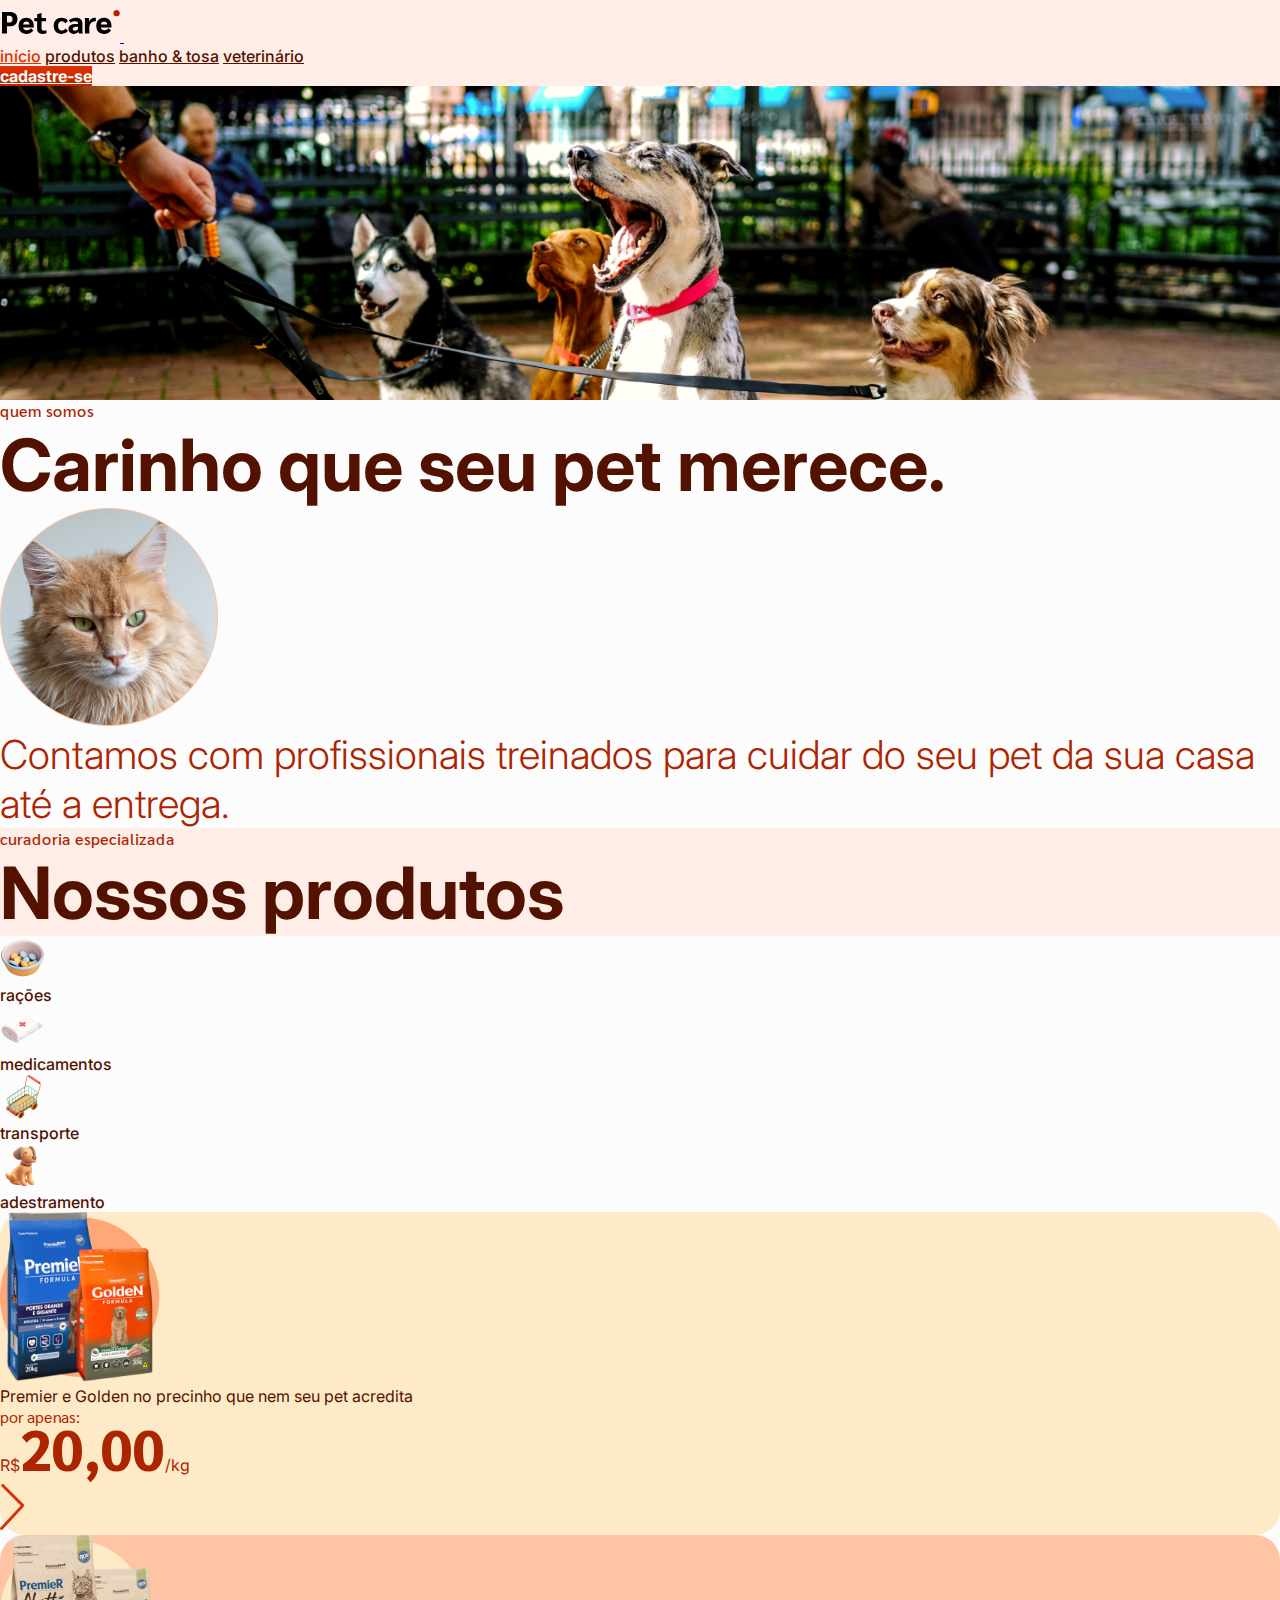
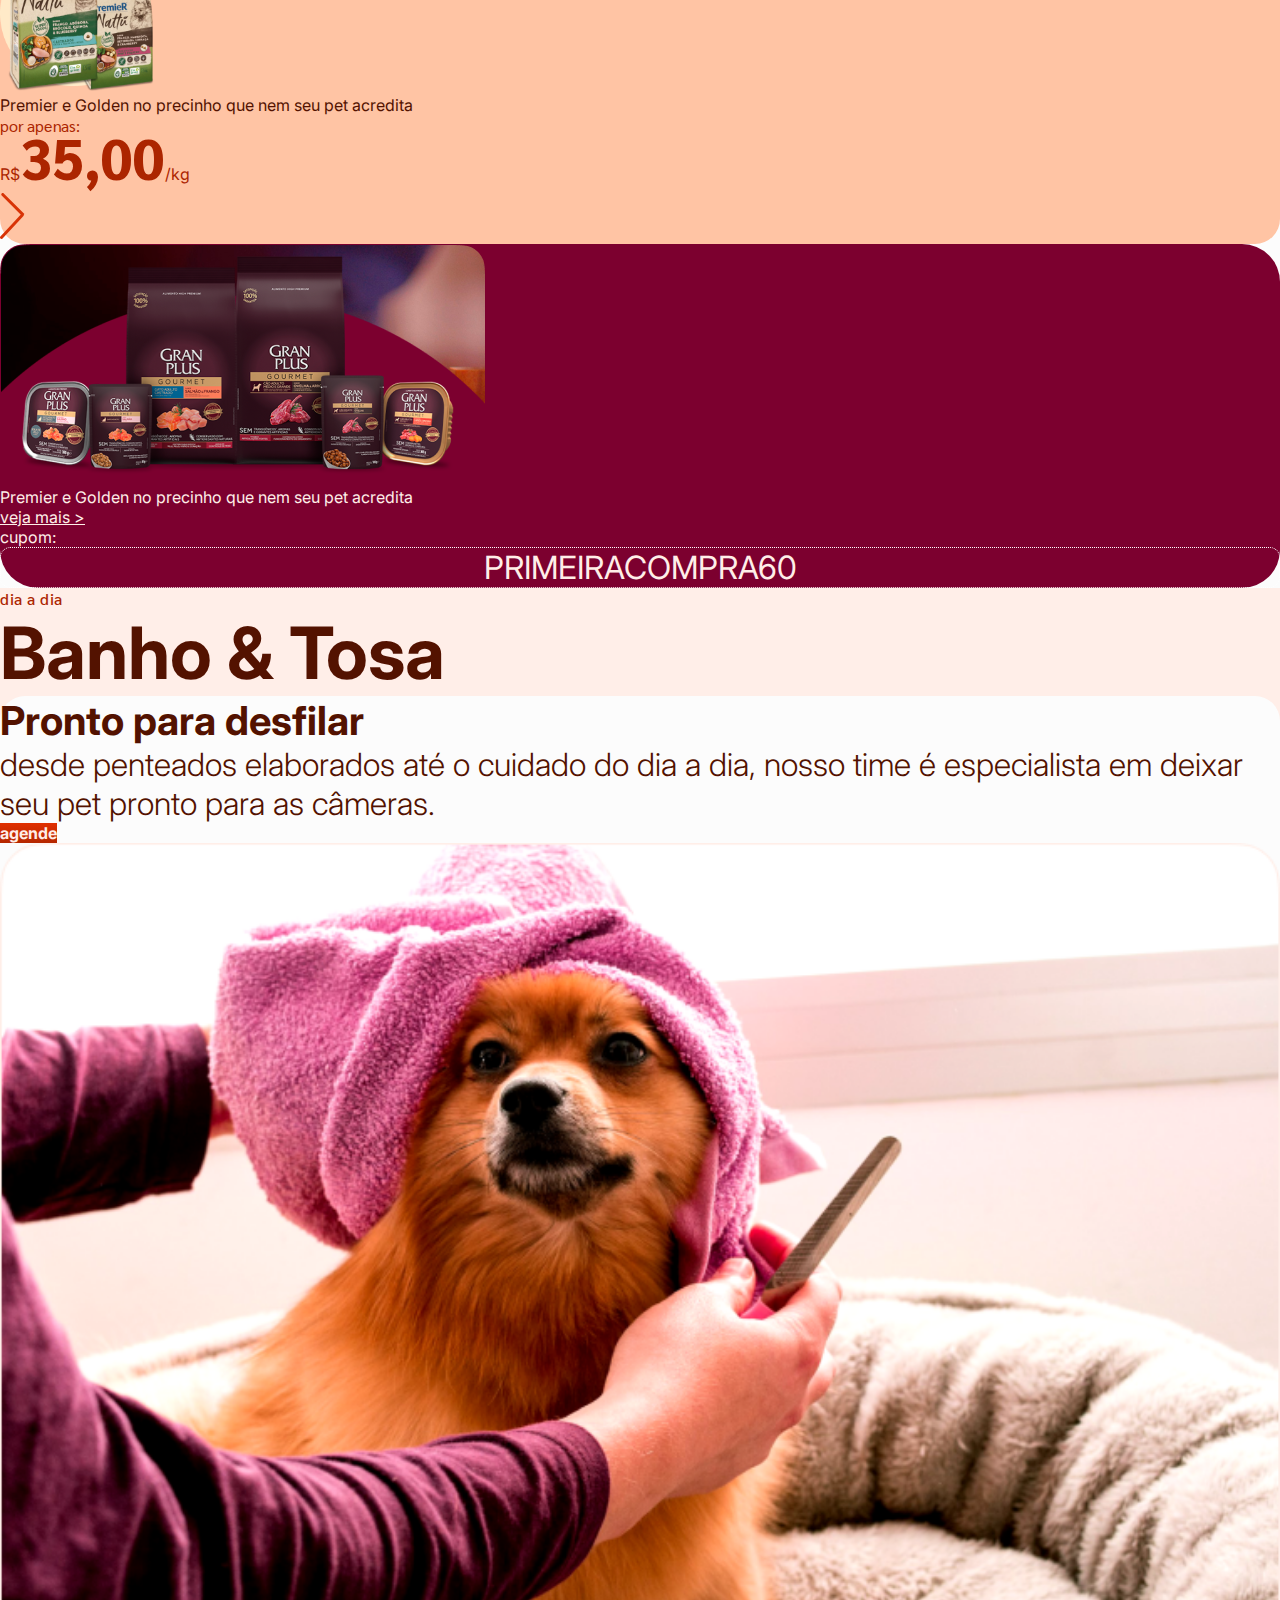
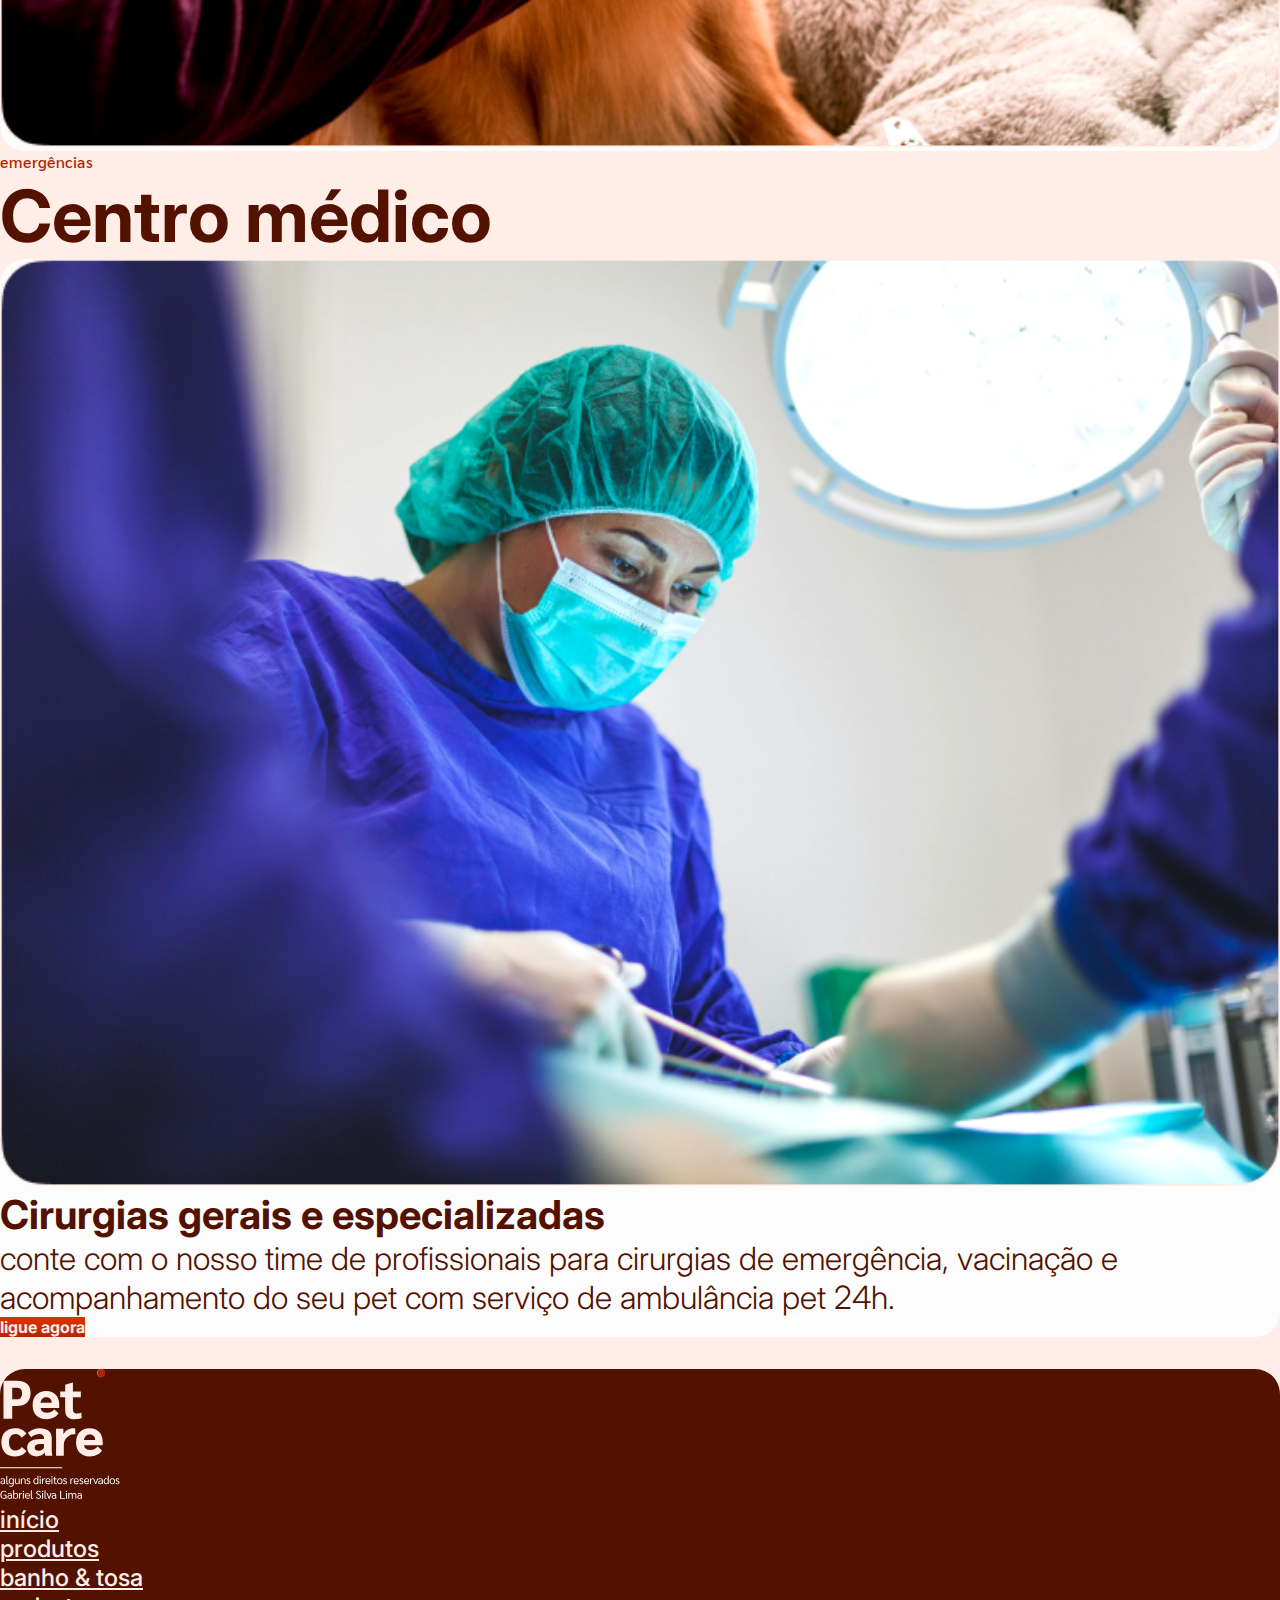
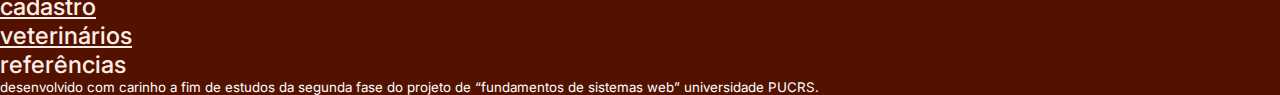
<file: index.html>
<!DOCTYPE html>
<html lang="pt-br">

<head>
  <meta charset="UTF-8">
  <meta name="viewport" content="width=device-width, initial-scale=1.0">
  <link href="https://cdn.jsdelivr.net/npm/bootstrap@5.2.3/dist/css/bootstrap.min.css" rel="stylesheet"
    integrity="sha384-rbsA2VBKQhggwzxH7pPCaAqO46MgnOM80zW1RWuH61DGLwZJEdK2Kadq2F9CUG65" crossorigin="anonymous">
  <link rel="stylesheet" href="style.css">
  <link
    href="https://fonts.googleapis.com/css2?family=Inter:ital,opsz,wght@0,14..32,100..900;1,14..32,100..900&display=swap"
    rel="stylesheet">
  <link
    href="https://fonts.googleapis.com/css2?family=Sarabun:ital,wght@0,100;0,200;0,300;0,400;0,500;0,600;0,700;0,800;1,100;1,200;1,300;1,400;1,500;1,600;1,700;1,800&display=swap"
    rel="stylesheet">
  <title>Pet Care</title>
  <script src="https://cdn.jsdelivr.net/npm/@popperjs/core@2.11.6/dist/umd/popper.min.js"
    integrity="sha384-oBqDVmMz9ATKxIep9tiCxS/Z9fNfEXiDAYTujMAeBAsjFuCZSmKbSSUnQlmh/jp3"
    crossorigin="anonymous"></script>
  <script src="https://cdn.jsdelivr.net/npm/bootstrap@5.2.3/dist/js/bootstrap.min.js"
    integrity="sha384-cuYeSxntonz0PPNlHhBs68uyIAVpIIOZZ5JqeqvYYIcEL727kskC66kF92t6Xl2V"
    crossorigin="anonymous"></script>
</head>

<body class="bg-pet">
  <section class="container-fluid" id="nav-section">
    <nav class="navbar fixed-top rounded container-md mt-4 navbar-expand-lg bg-pet shadow-sm">
      <div class="container-fluid">
        <a class="navbar-brand" href="#">
          <img src="./images/Logo.svg" alt="logo Pet Care" width="120" height="42">
        </a>
        <button class="navbar-toggler" type="button" data-bs-toggle="collapse" data-bs-target="#navbarNavAltMarkup"
          aria-controls="navbarNavAltMarkup" aria-expanded="false" aria-label="Toggle navigation">
          <span class="navbar-toggler-icon"></span>
        </button>
        <div class="collapse navbar-collapse" id="navbarNavAltMarkup">
          <div class="navbar-nav pt-2 mx-auto">
            <a class="nav-link inter-dark active" aria-current="page" href="#">início</a>
            <a class="nav-link inter-dark" href="#nossos-produtos">produtos</a>
            <a class="nav-link inter-dark" href="#banho-tosa">banho & tosa</a>
            <a class="nav-link inter-dark" href="#veterinario">veterinário</a>
          </div>
          <button id="btn-cadastro" class="btn bg-pet-primary-gradient me-2 rounded-pill ms-auto" type="button">
            <a style="color: white;" href="./cadastro.html">cadastre-se</a>
          </button>
        </div>
      </div>
    </nav>
  </section>

  <section class="container-md bg-pet-white mt-5 rounded">
    <div class="row p-4">
      <div class="col-md-6">
        <p class="pt-1 pet-less-darker-font upper-title">quem somos</p>
        <h1 class="inter-dark pet-title">Carinho que seu pet merece.</h1>
      </div>
      <div class="col-md-6 d-flex justify-content-end">
        <img src="./images/cat-one.png" class="ms-auto" alt="gato olhando em direção a câmera">
      </div>
      <div class="col-md-12">
        <p class="big-paragraph pb-2">
          Contamos com profissionais treinados para cuidar do seu pet da sua casa até a entrega.
        </p>
      </div>
    </div>
  </section>

  <section class="container-md mt-4">
    <div class="row mt-2">
      <div class="col-md-12 d-flex justify-content-center">
        <p class="pet-less-darker-font upper-title">curadoria especializada</p>
      </div>
      <div class="col-md-12 d-flex justify-content-center">
        <p class="inter-dark pet-title mt-0" id="nossos-produtos">
          Nossos produtos
        </p>
      </div>
    </div>
  </section>

  <section class="container-md bg-pet-white rounded">
    <div class="pt-3">
      <div class="row">
        <div class="col-md-3 d-flex flex-column align-items-center">
          <img class="icon mb-2" src="./images/food.png" alt="desenho de rações">
          <p class="inter-dark active">rações</p>
        </div>
        <div class="col-md-3 d-flex flex-column align-items-center">
          <img class="icon mb-2" src="./images/health.png" alt="desenho de medicamentos">
          <p class="inter-dark">medicamentos</p>
        </div>
        <div class="col-md-3 d-flex flex-column align-items-center">
          <img class="icon mb-2" src="./images/cart.png" alt="desenho de um carrinho de compras">
          <p class="inter-dark">transporte</p>
        </div>
        <div class="col-md-3 d-flex flex-column align-items-center">
          <img class="icon mb-2" src="./images/doggo.png" alt="desenho de um cachorro sentado">
          <p class="inter-dark">adestramento</p>
        </div>
      </div>
  </section>

  <section class="container-md bg-pet-white rounded mt-3">
    <div class="p-4">
      <div class="row gx-4">
        <div class="col-md-6 d-flex flex-row align-items-center p-3 bg-pet-light" style="border-radius: 25px;">
          <img class="icon card-img-left" src="./images/racoes-1.png" alt="dois sacos de rações para cachorros" style="width: 10em; height: auto;">
          <div class="card-body d-flex">
            <div class="row">
              <h5 class="card-title mt-2 p-3 pet-darker-font">Premier e Golden no precinho
                que nem seu pet acredita
              </h5>
              <div class="pet-less-darker-font offset-md-2">
                <p class="payment-upper-title">por apenas:</p>
                <p>R$<span class="price-tag">20,00</span>/kg
                </p>
              </div>
            </div>
            <img class="icon-sm" src="./images/icon-seta.svg"></img>
          </div>
        </div>
        <div class="col-md-6 d-flex flex-row align-items-center p-3 bg-pet-less-darker" style="border-radius: 25px;">
          <img class="icon card-img-top" src="./images/racoes-2.png" alt="dois sacos de rações para cachorros" style="width: 10em; height: auto;">
          <div class="card-body d-flex">
            <div class="row">
              <h5 class="card-title mt-2 p-3 pet-darker-font">Premier e Golden no precinho
                que nem seu pet acredita
              </h5>
              <div class="pet-less-darker-font offset-md-2">
                <p class="payment-upper-title">por apenas:</p>
                <p>R$<span class="price-tag">35,00</span>/kg
                </p>
              </div>
            </div>
            <img class="icon-sm" src="./images/icon-seta.svg"></img>
          </div>
        </div>
        <div class="col-md-6 mt-2 bg-pet-dark" id="primary-card"
          style="padding-left: 0px !important; padding-right: 0px !important;">
          <img class="card-img-top" src="./images/gran-plus-primary.png" alt="linha de produtos alimentícios para cachorros">
          <div class="card-body p-3">
            <h5 class="card-title mt-2 pet-lighter-font">Premier e Golden no precinho
              que nem seu pet acredita
            </h5>
            <a class="d-flex justify-content-end pet-lighter-font" href="#">veja mais ></a>
            <p class="pet-lighter-font">cupom:</p>
            <p id="cupom" class="pet-lighter-font">PRIMEIRACOMPRA60</p>
          </div>
        </div>
      </div>
  </section>

  <section class="container-md mt-4">
    <div class="row mt-2">
      <div class="col-md-12 d-flex justify-content-start">
        <p class="pet-less-darker-font upper-title">dia a dia</p>
      </div>
      <div class="col-md-12 d-flex justify-content-start">
        <p class="inter-dark pet-title mt-0" id="banho-tosa">
          Banho & Tosa
        </p>
      </div>
    </div>
  </section>
  <section class="container-md bg-pet-white" style="border-radius: 25px;">
    <div class="row">
      <div class="col-md-4 p-5">
        <h5 class="pet-darker-font card-title-text">Pronto para desfilar</h5>
        <p class="pet-darker-font card-body-text">desde penteados elaborados até o cuidado do dia a dia, nosso time é
          especialista em deixar seu pet pronto para as câmeras.</p>
          <a href="./cadastro.html">
            <button id="btn-cadastro" class="btn bg-pet-primary-gradient me-2 rounded-pill ms-auto"
            type="button">agende
          </button>
          </a>
      </div>
      <div class="col-md-8 p-0">
        <img src="./images/banho-tosa.png" alt="cachorro sendo secado após sair do banho" style="width: 100%; height: auto;">
      </div>
    </div>
  </section>

  <section class="container-md mt-4">
    <div class="row mt-2">
      <div class="col-md-12 d-flex justify-content-start">
        <p class="pet-less-darker-font upper-title">emergências</p>
      </div>
      <div class="col-md-12 d-flex justify-content-start">
        <p class="inter-dark pet-title mt-0" id="veterinario">
          Centro médico
        </p>
      </div>
    </div>
  </section>
  <section class="container-md bg-pet-white" style="border-radius: 25px;">
    <div class="row">
      <div class="col-md-8 p-0">
        <img src="./images/centro-medico.png" alt="doutora atendendo um pet em seu escritório" style="width: 100%; height: auto;">
      </div>
      <div class="col-md-4 p-5">
        <h5 class="pet-darker-font card-title-text">Cirurgias gerais
          e especializadas</h5>
        <p class="pet-darker-font card-body-text">conte com o nosso time de profissionais para cirurgias de emergência,
          vacinação e acompanhamento do seu pet com serviço de ambulância pet 24h.</p>
          <a href="./cadastro.html">
            <button id="btn-cadastro" class="btn bg-pet-primary-gradient me-2 rounded-pill ms-auto" type="button">
              ligue agora
            </button>
          </a>
      </div>
    </div>
  </section>

  <footer class="container-fluid footer-bg">
    <div class="container-md pt-3">
      <div class="row pt-2">
        <div class="col-md-3">
          <img src="./images/logo-footer2.svg" alt="Pet Care" width="120" height="auto">
        </div>
        <div class="col-md-3 d-flex justify-content-end">
          <div class="row">
            <div class="col-md-12">
              <a class="pet-lighter-font footer-link" href="#">início</a>
            </div>
            <div class="col-md-12">
              <a class="pet-lighter-font footer-link" href="#nossos-produtos">produtos</a>
            </div>
            <div class="col-md-12">
              <a class="pet-lighter-font footer-link" href="#banho-tosa">banho & tosa</a>
            </div>
          </div>
        </div>
        <div class="col-md-3 d-flex justify-content-end">
          <div class="row">
            <div class="col-md-12">
              <a class="pet-lighter-font footer-link" href="./cadastro.html">cadastro</a>
            </div>
            <div class="col-md-12">
              <a class="pet-lighter-font footer-link" href="#veterinario">veterinários</a>
            </div>
            <div class="col-md-12">
              <p class="pet-lighter-font footer-link">referências</p>
            </div>
          </div>
        </div>
      </div>
      <div class="row">
        <div class="col-md-12 text-center mt-2">
          <p style="color: white; font-size: smaller;">desenvolvido com carinho a fim de estudos da segunda fase do
            projeto de “fundamentos de sistemas web” universidade PUCRS.</p>
        </div>
      </div>
    </div>
  </footer>

  <script src="https://cdn.jsdelivr.net/npm/bootstrap@5.2.3/dist/js/bootstrap.bundle.min.js"
    integrity="sha384-kenU1KFdBIe4zVF0s0G1M5b4hcpxyD9F7jL+jjXkk+Q2h455rYXK/7HAuoJl+0I4"
    crossorigin="anonymous"></script>
  <script src="https://cdn.jsdelivr.net/npm/@popperjs/core@2.11.6/dist/umd/popper.min.js"
    integrity="sha384-oBqDVmMz9ATKxIep9tiCxS/Z9fNfEXiDAYTujMAeBAsjFuCZSmKbSSUnQlmh/jp3"
    crossorigin="anonymous"></script>
  <script src="https://cdn.jsdelivr.net/npm/bootstrap@5.2.3/dist/js/bootstrap.min.js"
    integrity="sha384-cuYeSxntonz0PPNlHhBs68uyIAVpIIOZZ5JqeqvYYIcEL727kskC66kF92t6Xl2V"
    crossorigin="anonymous"></script>
</body>

</html>
</file>
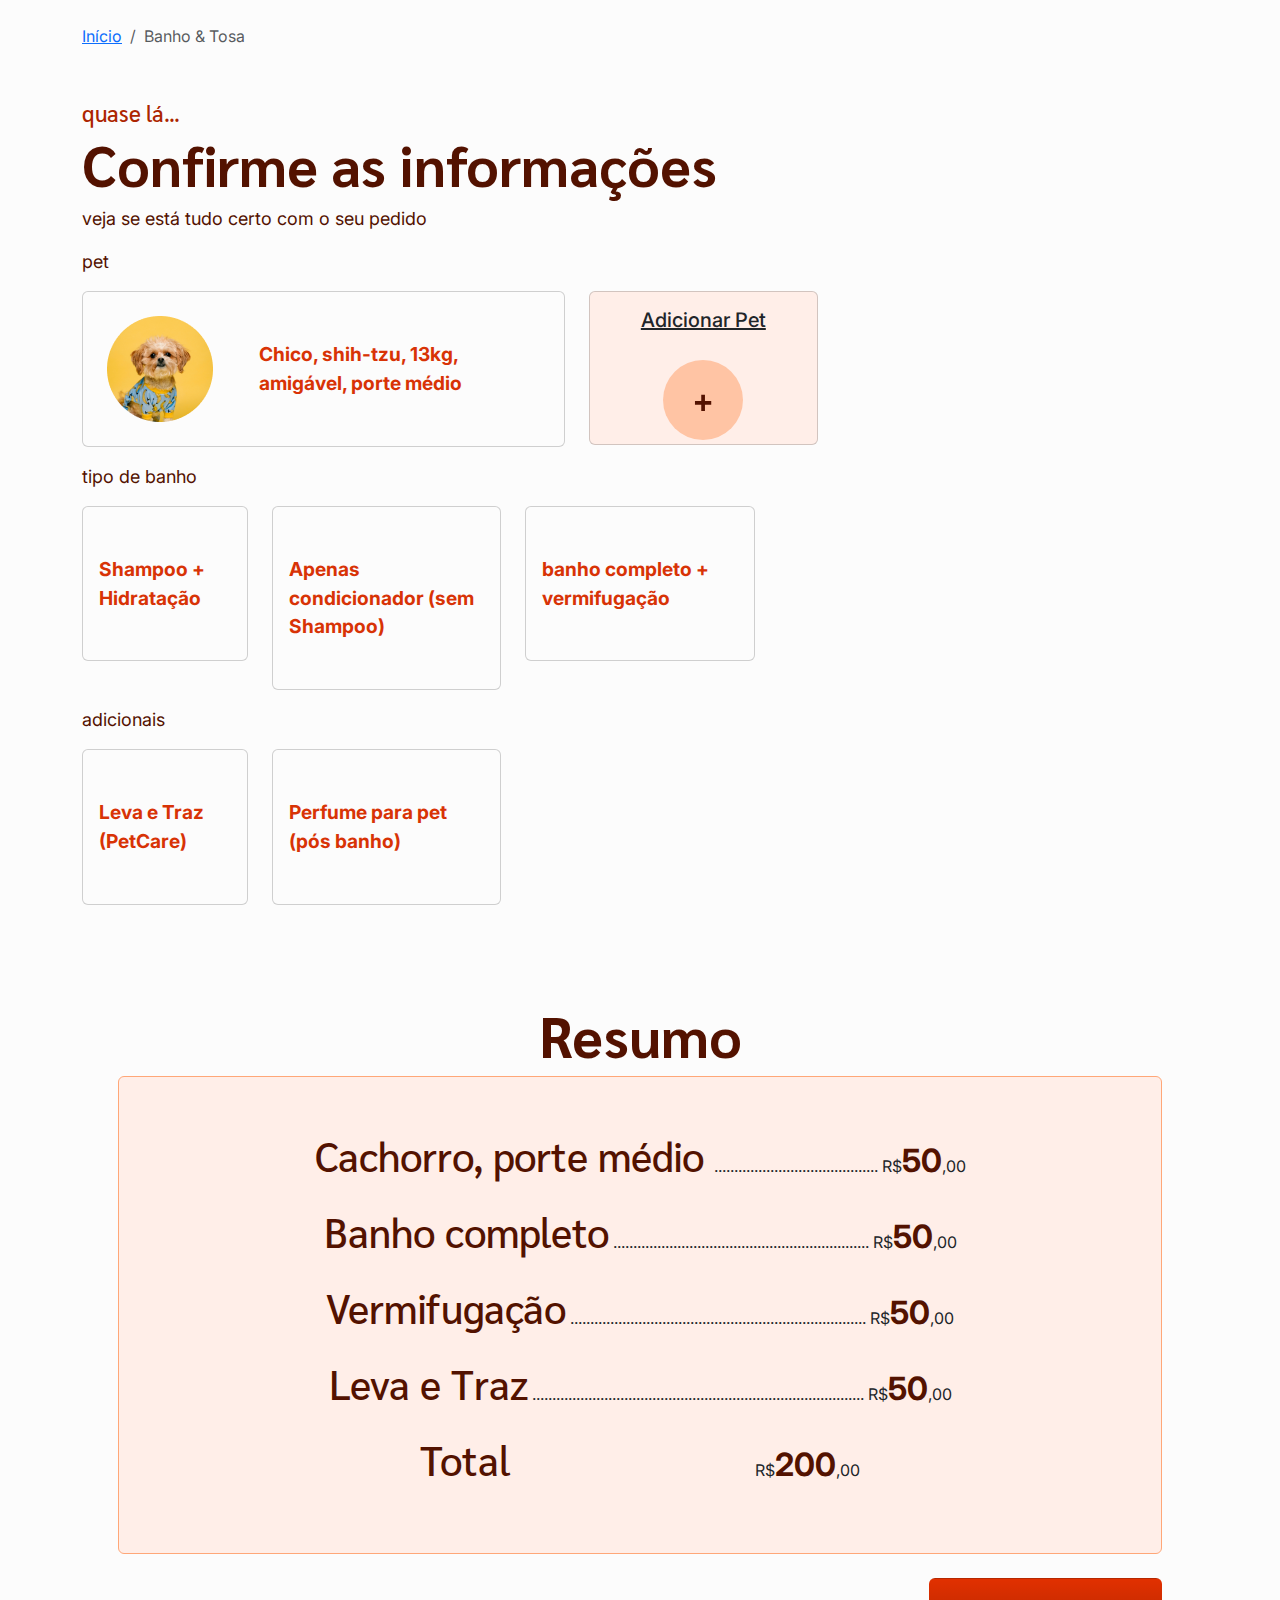
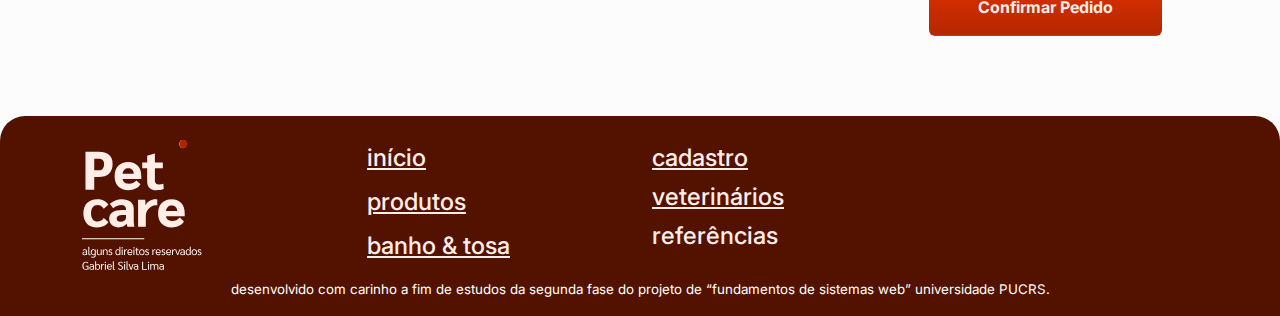
<file: agendar-banho.html>
<!DOCTYPE html>
<html lang="pt-br">

<head>
  <meta charset="UTF-8">
  <meta name="viewport" content="width=device-width, initial-scale=1.0">
  <link
    href="https://fonts.googleapis.com/css2?family=Inter:ital,opsz,wght@0,14..32,100..900;1,14..32,100..900&display=swap"
    rel="stylesheet">
  <link
    href="https://fonts.googleapis.com/css2?family=Sarabun:ital,wght@0,100;0,200;0,300;0,400;0,500;0,600;0,700;0,800;1,100;1,200;1,300;1,400;1,500;1,600;1,700;1,800&display=swap"
    rel="stylesheet">
  <link href="https://cdn.jsdelivr.net/npm/bootstrap@5.3.3/dist/css/bootstrap.min.css" rel="stylesheet"
    integrity="sha384-QWTKZyjpPEjISv5WaRU9OFeRpok6YctnYmDr5pNlyT2bRjXh0JMhjY6hW+ALEwIH" crossorigin="anonymous">
  <link rel="stylesheet" href="style.css">
  <title>PetCare - Agendamento</title>
</head>

<body class="" style="background-color: #FCFCFC;">

  <section class="mt-4 container-md">
    <div class="row">
      <div class="col-md-8">
        <nav aria-label="breadcrumb">
          <ol class="breadcrumb">
            <li class="breadcrumb-item"><a href="./logged-user.html">Início</a></li>
            <li class="breadcrumb-item active" aria-current="page">Banho & Tosa</li>
          </ol>
        </nav>
        <p class="upper-title mt-5 pet-less-darker-font" style="font-size: 1.4em;">quase lá...</p>
        <h1 class="cadastro-title">Confirme as informações</h1>
        <p class="pet-darker-font" style="font-size: large;">veja se está tudo certo com o seu pedido</p>
        <section class="">
          <div class="row">
            <p class="pet-darker-font col-md-12" style="font-size: large;">pet</p>
          </div>
          <div class="row">
            <div class="col-md-8">
              <div>
                <div class="card mb-3 bg-card-selected pet-choose" style="max-width: 540px;">
                  <div class="row g-0">
                    <div class="col-md-4">
                      <img src="./images/chico.png" class="img-fluid rounded-start mx-4 my-4" alt="cachorro olhando para a camera">
                    </div>
                    <div class="col-md-8">
                      <div class="card-body">
                        <p class="my-4 py-2">
                          Chico, shih-tzu,
                          13kg, amigável,
                          porte médio</p>
                      </div>
                    </div>
                  </div>
                </div>
              </div>
            </div>
            <div class="col-md-4">
              <div>
                <a href="./cadastro-segundo-pet.html" class="card bg-pet adicionar-pet pet-choose"
                  style="max-width: 540px;">
                  <div class="row g-0">
                    <div class="col-md-12">
                      <div class="card-body">
                        <h5 class="text-center">Adicionar Pet</h5>
                      </div>
                    </div>
                    <div class="col-md-12 d-flex justify-content-center align-items-center">
                      <img src="./images/adicionar-pet.svg" class="py-1" alt="icone adicionar pet" style="width: 5em;">
                    </div>
                  </div>
                </a>
              </div>
            </div>
          </div>
          <div class="row">
            <p class="pet-darker-font col-md-12" style="font-size: large;">tipo de banho</p>
          </div>
          <div class="row">
            <div class="col-md-3">
              <div>
                <div class="card mb-4 bg-card-selected bath-type" style="max-width: 540px;">
                  <div class="row g-0">
                    <div class="col-md-12">
                      <div class="card-body">
                        <p class="my-4 py-2">
                          Shampoo + Hidratação
                        </p>
                      </div>
                    </div>
                  </div>
                </div>
              </div>
            </div>
            <div class="col-md-4">
              <div>
                <div class="card mb-3 bg-card-selected bath-type" style="max-width: 540px;">
                  <div class="row g-0">
                    <div class="col-md-12">
                      <div class="card-body">
                        <p class="my-4 py-2">
                          Apenas condicionador (sem Shampoo)
                        </p>
                      </div>
                    </div>
                  </div>
                </div>
              </div>
            </div>
            <div class="col-md-4">
              <div>
                <div class="card mb-3 bg-card-selected bath-type" style="max-width: 540px;">
                  <div class="row g-0">
                    <div class="col-md-12">
                      <div class="card-body">
                        <p class="my-4 py-2">
                          banho completo
                          +
                          vermifugação</p>
                      </div>
                    </div>
                  </div>
                </div>
              </div>
            </div>
          </div>
          <div class="row">
            <p class="pet-darker-font col-md-12" style="font-size: large;">adicionais</p>
          </div>
          <div class="row">
            <div class="col-md-3">
              <div>
                <div class="card mb-4 bg-card-selected adicionais" style="max-width: 540px;">
                  <div class="row g-0">
                    <div class="col-md-12">
                      <div class="card-body">
                        <p class="my-4 py-2">
                          Leva e Traz (PetCare)
                        </p>
                      </div>
                    </div>
                  </div>
                </div>
              </div>
            </div>
            <div class="col-md-4">
              <div>
                <div class="card mb-3 bg-card-selected adicionais" style="max-width: 540px;">
                  <div class="row g-0">
                    <div class="col-md-12">
                      <div class="card-body">
                        <p class="my-4 py-2">
                          Perfume para pet (pós banho)
                        </p>
                      </div>
                    </div>
                  </div>
                </div>
              </div>
            </div>
          </div>
        </section>
      </div>
  </section>

  <section class="mt-4 px-5 py-5 container-md">
    <h2 class="cadastro-title text-center">Resumo</h2>
    <div class="card px-5 py-5 align-items-center" style="border: 1px solid #FFA778; background-color: #FFEEE8;">
      <div class="row">
        <p class="col-md-12 text-start"><span class="receipt-title">Cachorro, porte médio </span>
          ......................................... R$<span class="receipt-value">50</span>,00</p>
      </div>
      <div class="row">
        <p class="col-md-12 text-start"><span class="receipt-title">Banho completo</span>
          ................................................................ R$<span class="receipt-value">50</span>,00
        </p>
      </div>
      <div class="row">
        <p> <span class="receipt-title">Vermifugação</span>
          .......................................................................... R$<span
            class="receipt-value">50</span>,00</p>
      </div>
      <div class="row">
        <p> <span class="receipt-title">Leva e Traz</span>
          ................................................................................... R$<span
            class="receipt-value">50</span>,00</p>
      </div>
      <div class="row">
        <p> <span class="receipt-title" style="margin-right: 6em;">Total</span> R$<span
            class="receipt-value">200</span>,00</p>
      </div>
    </div>
    <div class="row">
      <div class="col-md-12 mt-4 d-flex justify-content-end align-items-end">
        <button class="btn bg-pet-primary-gradient rounded px-5 py-3" type="button">
          Confirmar Pedido
        </button>
      </div>
    </div>
  </section>


  <footer class="container-fluid footer-bg" style="bottom: 0; right: 0; left: 0;">
    <div class="container-md pt-3">
      <div class="row pt-2">
        <div class="col-md-3">
          <img src="./images/logo-footer2.svg" alt="Logo Pet Care" width="120" height="auto">
        </div>
        <div class="col-md-3 d-flex justify-content-end">
          <div class="row">
            <div class="col-md-12">
              <a class="pet-lighter-font footer-link" href="./logged-user.html">início</a>
            </div>
            <div class="col-md-12">
              <a class="pet-lighter-font footer-link" href="./logged-user.html#nossos-produtos">produtos</a>
            </div>
            <div class="col-md-12">
              <a class="pet-lighter-font footer-link" href="./logged-user.html#banho-tosa">banho & tosa</a>
            </div>
          </div>
        </div>
        <div class="col-md-3 d-flex justify-content-end">
          <div class="row">
            <div class="col-md-12">
              <a class="pet-lighter-font footer-link" href="./cadastro.html">cadastro</a>
            </div>
            <div class="col-md-12">
              <a class="pet-lighter-font footer-link" href="#veterinario">veterinários</a>
            </div>
            <div class="col-md-12">
              <p class="pet-lighter-font footer-link">referências</p>
            </div>
          </div>
        </div>
      </div>
      <div class="row">
        <div class="col-md-12 text-center mt-2">
          <p style="color: white; font-size: smaller;">desenvolvido com carinho a fim de estudos da segunda fase do
            projeto de “fundamentos de sistemas web” universidade PUCRS.</p>
        </div>
      </div>
    </div>
  </footer>

  <script>
    document.addEventListener('DOMContentLoaded', function () {
      const cards = document.querySelectorAll('.pet-choose');
      const bathCards = document.querySelectorAll('.bath-type');
      const adicionais = document.querySelectorAll('.adicionais');

      cards.forEach(card => {
        card.addEventListener('click', function () {
          // Remove a classe 'active' de todos os cards
          cards.forEach(c => c.classList.remove('card-active'));
          // Adiciona a classe 'active' ao card clicado
          card.classList.add('card-active');
        });
      });

      bathCards.forEach(bcard => {
        bcard.addEventListener('click', function () {
          // Remove a classe 'active' de todos os cards
          bathCards.forEach(c => c.classList.remove('card-active'));
          // Adiciona a classe 'active' ao card clicado
          bcard.classList.add('card-active');
        });
      });

      adicionais.forEach(adds => {
        adds.addEventListener('click', function () {
          // Remove a classe 'active' de todos os cards
          adicionais.forEach(c => c.classList.remove('card-active'));
          // Adiciona a classe 'active' ao card clicado
          adds.classList.add('card-active');
        });
      });
    });
  </script>
  <script src="https://cdn.jsdelivr.net/npm/@popperjs/core@2.11.8/dist/umd/popper.min.js"
    integrity="sha384-I7E8VVD/ismYTF4hNIPjVp/Zjvgyol6VFvRkX/vR+Vc4jQkC+hVqc2pM8ODewa9r"
    crossorigin="anonymous"></script>
  <script src="https://cdn.jsdelivr.net/npm/bootstrap@5.3.3/dist/js/bootstrap.min.js"
    integrity="sha384-0pUGZvbkm6XF6gxjEnlmuGrJXVbNuzT9qBBavbLwCsOGabYfZo0T0to5eqruptLy"
    crossorigin="anonymous"></script>
</body>

</html>
</file>
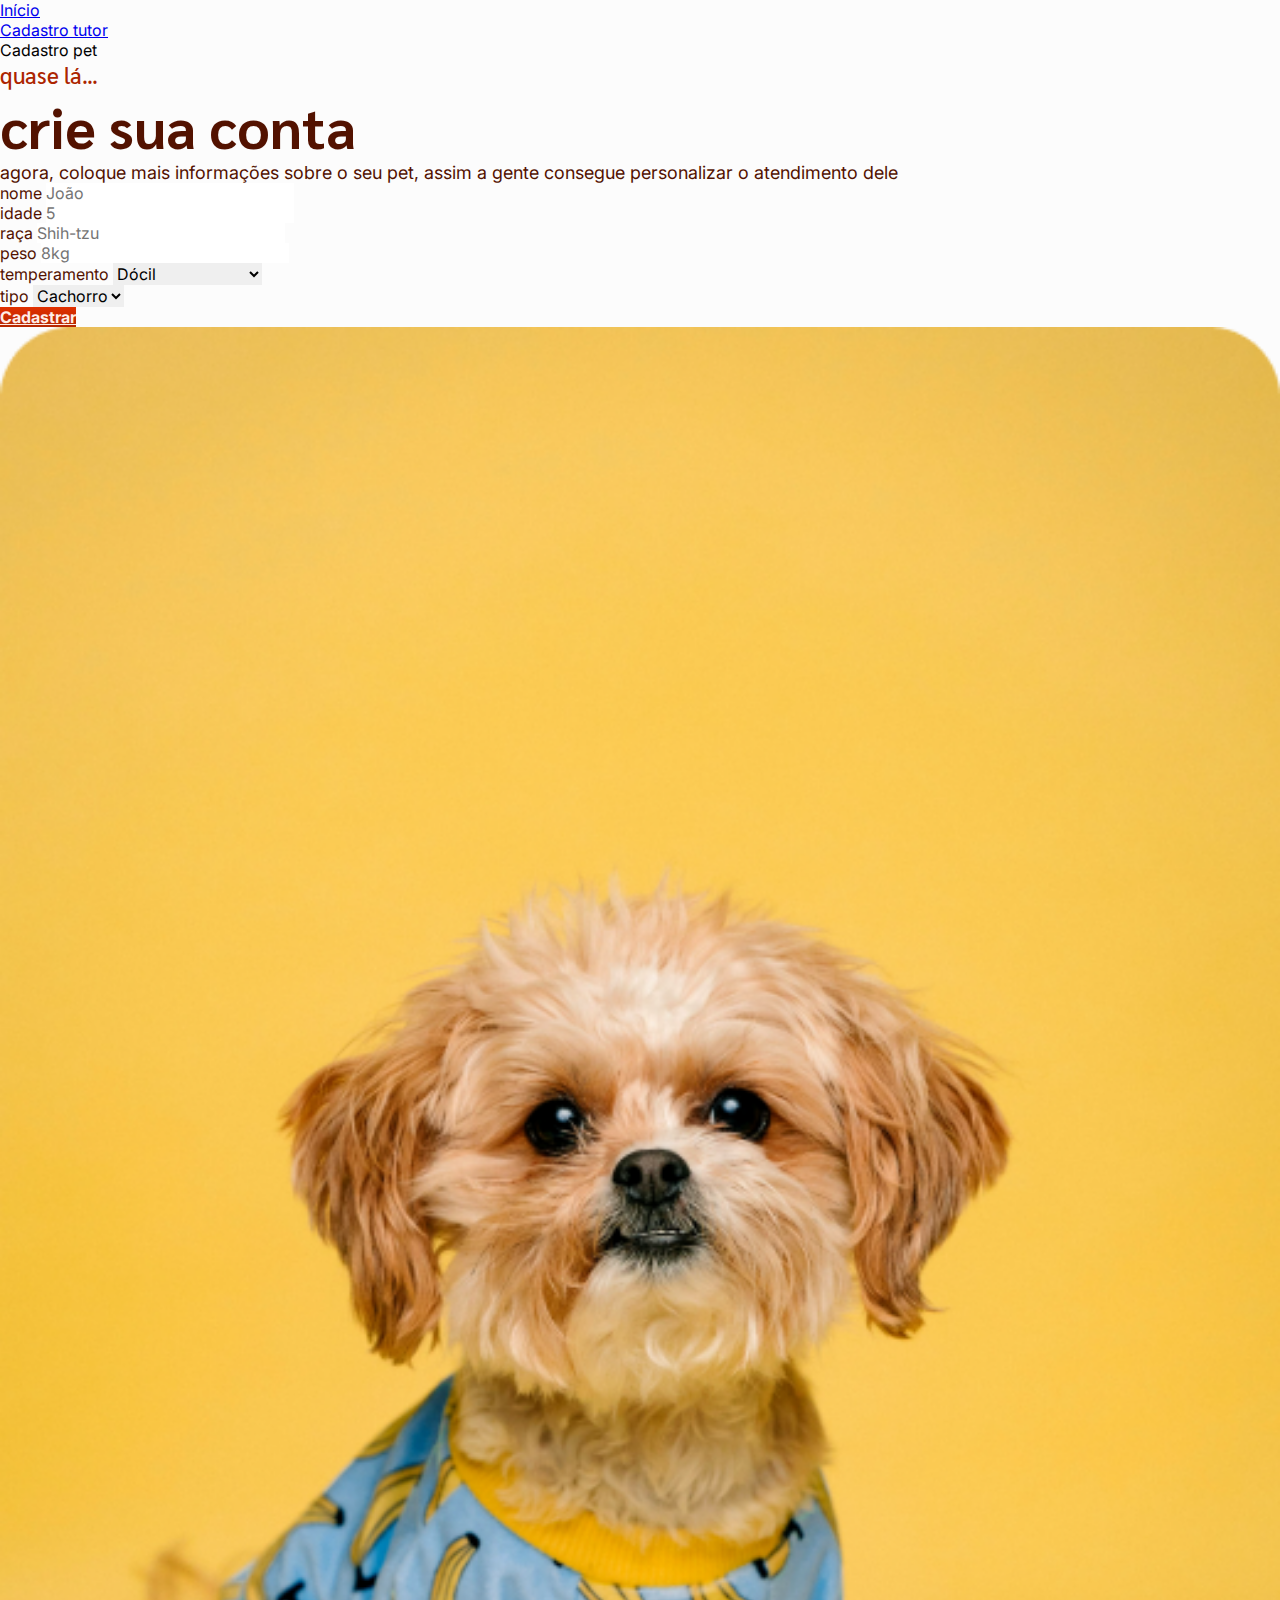
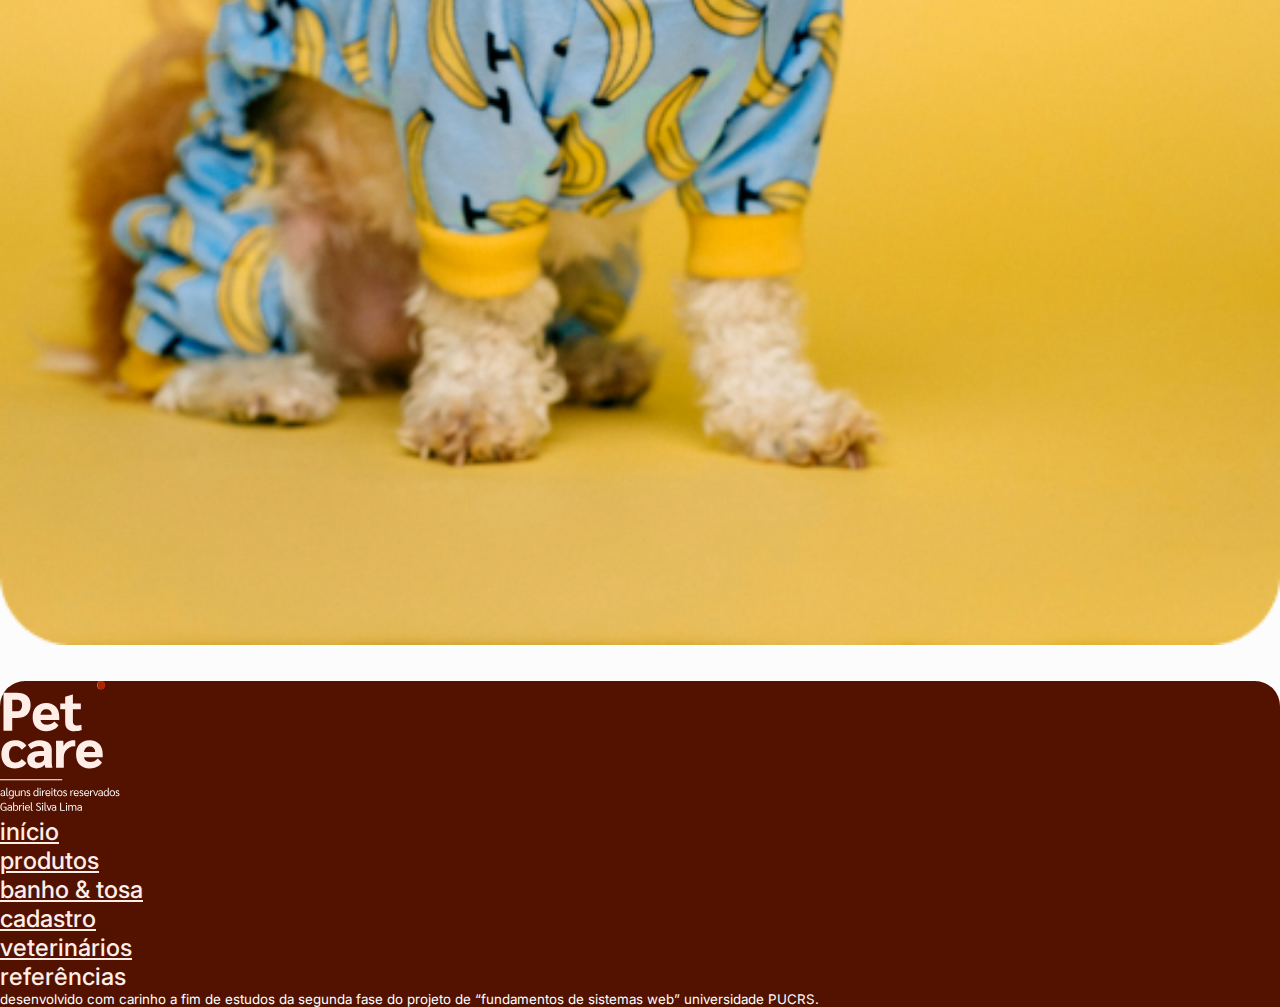
<file: cadastro-pet.html>
<!DOCTYPE html>
<html lang="en">
  <head>
    <meta charset="UTF-8">
    <meta name="viewport" content="width=device-width, initial-scale=1.0">
    <link href="https://cdn.jsdelivr.net/npm/bootstrap@5.2.3/dist/css/bootstrap.min.css" rel="stylesheet"
      integrity="sha384-rbsA2VBKQhggwzxH7pPCaAqO46MgnOM80zW1RWuH61DGLwZJEdK2Kadq2F9CUG65" crossorigin="anonymous">
    <link rel="stylesheet" href="style.css">
    <link
      href="https://fonts.googleapis.com/css2?family=Inter:ital,opsz,wght@0,14..32,100..900;1,14..32,100..900&display=swap"
      rel="stylesheet">
    <link
      href="https://fonts.googleapis.com/css2?family=Sarabun:ital,wght@0,100;0,200;0,300;0,400;0,500;0,600;0,700;0,800;1,100;1,200;1,300;1,400;1,500;1,600;1,700;1,800&display=swap"
      rel="stylesheet">
    <script src="https://cdn.jsdelivr.net/npm/@popperjs/core@2.11.6/dist/umd/popper.min.js"
      integrity="sha384-oBqDVmMz9ATKxIep9tiCxS/Z9fNfEXiDAYTujMAeBAsjFuCZSmKbSSUnQlmh/jp3"
      crossorigin="anonymous"></script>
    <script src="https://cdn.jsdelivr.net/npm/bootstrap@5.2.3/dist/js/bootstrap.min.js"
      integrity="sha384-cuYeSxntonz0PPNlHhBs68uyIAVpIIOZZ5JqeqvYYIcEL727kskC66kF92t6Xl2V"
      crossorigin="anonymous"></script>
      <title>PetCare - Cadastro Pet</title>
  </head>
<body class="container-fluid" style="background-color: #FCFCFC;">

  <section class="mt-4 container-md">
    <div class="row">
      <div class="col-md-8">
        <nav aria-label="breadcrumb">
          <ol class="breadcrumb">
            <li class="breadcrumb-item"><a href="./index.html">Início</a></li>
            <li class="breadcrumb-item" aria-current="page"><a href="./cadastro.html">Cadastro tutor</a></li>
            <li class="breadcrumb-item active" aria-current="page">Cadastro pet</li>
          </ol>
        </nav>
        <p class="upper-title mt-5 pet-less-darker-font" style="font-size: 1.4em;">quase lá...</p>
        <h1 class="cadastro-title">crie sua conta</h1>
        <p class="pet-darker-font" style="font-size: large;">agora, coloque mais informações sobre o seu pet, assim
          a gente consegue personalizar o atendimento dele</p>
        <div class="col-md-8">
          <form>
            <div class="row">
              <div class="col-md-6 mb-3">
                <label for="nome-pet" class="form-label pet-darker-font">nome</label>
                <input type="text" class="form-control" id="nome-pet" placeholder="João">
              </div>
              <div class="col-md-6 mb-3">
                <label for="idade" class="form-label pet-darker-font">idade</label>
                <input type="number" class="form-control" id="idade" placeholder="5">
              </div>
            </div>
            <div class="row">
              <div class="col-md-6 mb-3">
                <label for="kind" class="form-label pet-darker-font">raça</label>
                <input type="kind" class="form-control" id="kind" placeholder="Shih-tzu">
              </div>
              <div class="col-md-6 mb-3">
                <label for="peso" class="form-label pet-darker-font">peso</label>
                <input type="text" class="form-control" id="peso" placeholder="8kg">
              </div>
            </div>
            <div class="row">
              <div class="col-md-6 mb-3">
                <label for="temperamento" class="form-label pet-darker-font">temperamento</label>
                <select class="form-select" aria-label="Cachorro" id="temperamento">
                  <option selected>Dócil</option>
                  <option value="1">Estressado</option>
                  <option value="2">Raivoso</option>
                  <option value="3">Demônio na terra</option>                  
                </select>
                
              </div>
              <div class="col-md-6 mb-3">
                <label for="type" class="form-label pet-darker-font">tipo</label>
                <select class="form-select" aria-label="Cachorro" id="type">
                  <option selected>Cachorro</option>
                  <option value="1">Gato</option>
                  <option value="2">Ave</option>
                  <option value="3">Silvestre</option>
                  <option value="4">Outro</option>
                </select>
              </div>
            </div>
            <div class="d-flex justify-content-end">
              <a type="submit" href="./logged-user.html" class="btn bg-pet-primary-gradient rounded-pill">Cadastrar</a>
            </div>
          </form>
        </div>
      </div>
      <div class="col-md-4">
        <img src="./images/dog-img-1.png" alt="cachorro olhando para a câmera" style="width: 100%;">
      </div>
    </div>
  </section>

  <footer class="container-fluid footer-bg position-absolute" style="bottom: 0; right: 0; left: 0;">
    <div class="container-md pt-3">
      <div class="row pt-2">
        <div class="col-md-3">
          <img src="./images/logo-footer2.svg" alt="Logo Pet Care" width="120" height="auto">
        </div>
        <div class="col-md-3 d-flex justify-content-end">
          <div class="row">
            <div class="col-md-12">
              <a class="pet-lighter-font footer-link" href="#">início</a>
            </div>
            <div class="col-md-12">
              <a class="pet-lighter-font footer-link" href="#nossos-produtos">produtos</a>
            </div>
            <div class="col-md-12">
              <a class="pet-lighter-font footer-link" href="#banho-tosa">banho & tosa</a>
            </div>
          </div>
        </div>
        <div class="col-md-3 d-flex justify-content-end">
          <div class="row">
            <div class="col-md-12">
              <a class="pet-lighter-font footer-link" href="./cadastro.html">cadastro</a>
            </div>
            <div class="col-md-12">
              <a class="pet-lighter-font footer-link" href="#veterinario">veterinários</a>
            </div>
            <div class="col-md-12">
              <p class="pet-lighter-font footer-link">referências</p>
            </div>
          </div>
        </div>
      </div>
      <div class="row">
        <div class="col-md-12 text-center mt-2">
          <p style="color: white; font-size: smaller;">desenvolvido com carinho a fim de estudos da segunda fase do
            projeto de “fundamentos de sistemas web” universidade PUCRS.</p>
        </div>
      </div>
    </div>
  </footer>
    
  <script src="https://cdn.jsdelivr.net/npm/bootstrap@5.2.3/dist/js/bootstrap.bundle.min.js"
    integrity="sha384-kenU1KFdBIe4zVF0s0G1M5b4hcpxyD9F7jL+jjXkk+Q2h455rYXK/7HAuoJl+0I4"
    crossorigin="anonymous"></script>
  <script src="https://cdn.jsdelivr.net/npm/@popperjs/core@2.11.6/dist/umd/popper.min.js"
    integrity="sha384-oBqDVmMz9ATKxIep9tiCxS/Z9fNfEXiDAYTujMAeBAsjFuCZSmKbSSUnQlmh/jp3"
    crossorigin="anonymous"></script>
  <script src="https://cdn.jsdelivr.net/npm/bootstrap@5.2.3/dist/js/bootstrap.min.js"
    integrity="sha384-cuYeSxntonz0PPNlHhBs68uyIAVpIIOZZ5JqeqvYYIcEL727kskC66kF92t6Xl2V"
    crossorigin="anonymous"></script>
</body>
</html>
</file>
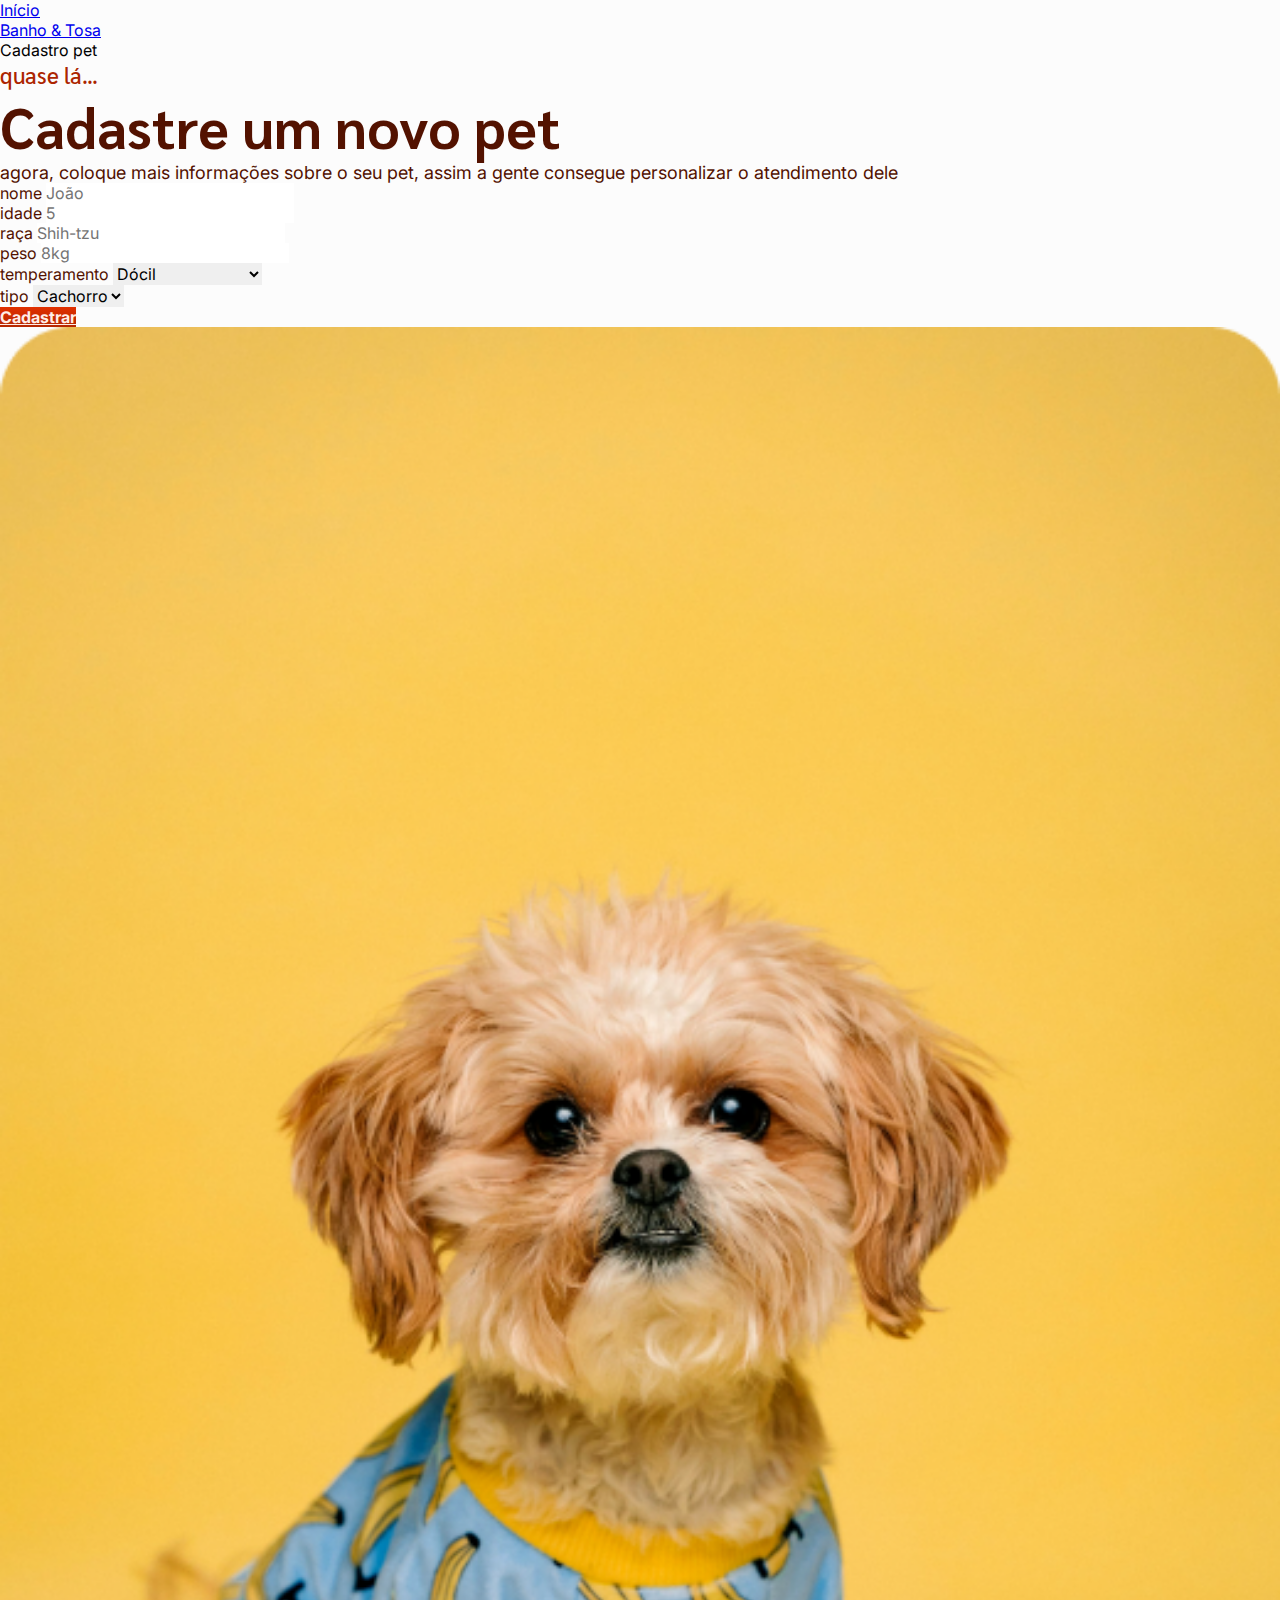
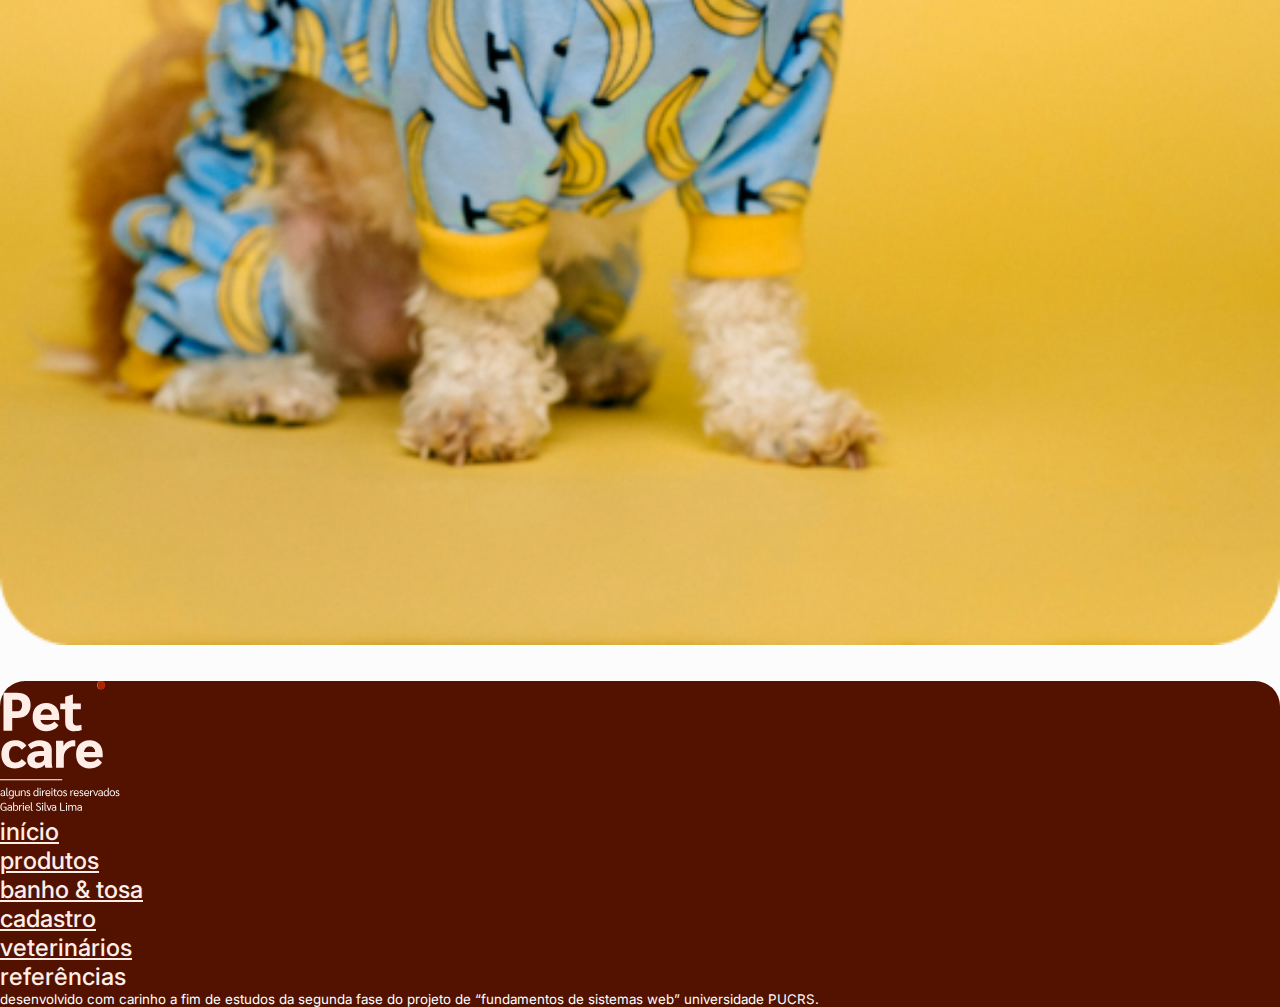
<file: cadastro-segundo-pet.html>
<!DOCTYPE html>
<html lang="en">
  <head>
    <meta charset="UTF-8">
    <meta name="viewport" content="width=device-width, initial-scale=1.0">
    <link href="https://cdn.jsdelivr.net/npm/bootstrap@5.2.3/dist/css/bootstrap.min.css" rel="stylesheet"
      integrity="sha384-rbsA2VBKQhggwzxH7pPCaAqO46MgnOM80zW1RWuH61DGLwZJEdK2Kadq2F9CUG65" crossorigin="anonymous">
    <link rel="stylesheet" href="style.css">
    <link
      href="https://fonts.googleapis.com/css2?family=Inter:ital,opsz,wght@0,14..32,100..900;1,14..32,100..900&display=swap"
      rel="stylesheet">
    <link
      href="https://fonts.googleapis.com/css2?family=Sarabun:ital,wght@0,100;0,200;0,300;0,400;0,500;0,600;0,700;0,800;1,100;1,200;1,300;1,400;1,500;1,600;1,700;1,800&display=swap"
      rel="stylesheet">
    <script src="https://cdn.jsdelivr.net/npm/@popperjs/core@2.11.6/dist/umd/popper.min.js"
      integrity="sha384-oBqDVmMz9ATKxIep9tiCxS/Z9fNfEXiDAYTujMAeBAsjFuCZSmKbSSUnQlmh/jp3"
      crossorigin="anonymous"></script>
    <script src="https://cdn.jsdelivr.net/npm/bootstrap@5.2.3/dist/js/bootstrap.min.js"
      integrity="sha384-cuYeSxntonz0PPNlHhBs68uyIAVpIIOZZ5JqeqvYYIcEL727kskC66kF92t6Xl2V"
      crossorigin="anonymous"></script>
      <title>PetCare - Cadastro Pet</title>
  </head>
<body class="" style="background-color: #FCFCFC;">

  <section class="mt-4 container-md">
    <div class="row">
      <div class="col-md-8">
        <nav aria-label="breadcrumb">
          <ol class="breadcrumb">
            <li class="breadcrumb-item"><a href="./index.html">Início</a></li>
            <li class="breadcrumb-item" aria-current="page"><a href="./agendar-banho.html">Banho & Tosa</a></li>
            <li class="breadcrumb-item active" aria-current="page">Cadastro pet</li>
          </ol>
        </nav>
        <p class="upper-title mt-5 pet-less-darker-font" style="font-size: 1.4em;">quase lá...</p>
        <h1 class="cadastro-title">Cadastre um novo pet</h1>
        <p class="pet-darker-font" style="font-size: large;">agora, coloque mais informações sobre o seu pet, assim
          a gente consegue personalizar o atendimento dele</p>
        <div class="col-md-8">
          <form>
            <div class="row">
              <div class="col-md-6 mb-3">
                <label for="nome-pet" class="form-label pet-darker-font">nome</label>
                <input type="text" class="form-control" id="nome-pet" placeholder="João">
              </div>
              <div class="col-md-6 mb-3">
                <label for="idade" class="form-label pet-darker-font">idade</label>
                <input type="number" class="form-control" id="idade" placeholder="5">
              </div>
            </div>
            <div class="row">
              <div class="col-md-6 mb-3">
                <label for="kind" class="form-label pet-darker-font">raça</label>
                <input type="kind" class="form-control" id="kind" placeholder="Shih-tzu">
              </div>
              <div class="col-md-6 mb-3">
                <label for="peso" class="form-label pet-darker-font">peso</label>
                <input type="text" class="form-control" id="peso" placeholder="8kg">
              </div>
            </div>
            <div class="row">
              <div class="col-md-6 mb-3">
                <label for="temperamento" class="form-label pet-darker-font">temperamento</label>
                <select class="form-select" aria-label="Cachorro" id="temperamento">
                  <option selected>Dócil</option>
                  <option value="1">Estressado</option>
                  <option value="2">Raivoso</option>
                  <option value="3">Demônio na terra</option>                  
                </select>
                
              </div>
              <div class="col-md-6 mb-3">
                <label for="type" class="form-label pet-darker-font">tipo</label>
                <select class="form-select" aria-label="Cachorro" id="type">
                  <option selected>Cachorro</option>
                  <option value="1">Gato</option>
                  <option value="2">Ave</option>
                  <option value="3">Silvestre</option>
                  <option value="4">Outro</option>
                </select>
              </div>
            </div>
            <div class="d-flex justify-content-end">
              <a type="submit" href="./agendar-banho.html" class="btn bg-pet-primary-gradient rounded-pill">Cadastrar</a>
            </div>
          </form>
        </div>
      </div>
      <div class="col-md-4">
        <img src="./images/dog-img-1.png" alt="cachorro olhando para a câmera" style="width: 100%;">
      </div>
    </div>
  </section>

  <footer class="container-fluid footer-bg position-absolute" style="bottom: 0; right: 0; left: 0;">
    <div class="container-md pt-3">
      <div class="row pt-2">
        <div class="col-md-3">
          <img src="./images/logo-footer2.svg" alt="Logo Pet Care" width="120" height="auto">
        </div>
        <div class="col-md-3 d-flex justify-content-end">
          <div class="row">
            <div class="col-md-12">
              <a class="pet-lighter-font footer-link" href="#">início</a>
            </div>
            <div class="col-md-12">
              <a class="pet-lighter-font footer-link" href="#nossos-produtos">produtos</a>
            </div>
            <div class="col-md-12">
              <a class="pet-lighter-font footer-link" href="#banho-tosa">banho & tosa</a>
            </div>
          </div>
        </div>
        <div class="col-md-3 d-flex justify-content-end">
          <div class="row">
            <div class="col-md-12">
              <a class="pet-lighter-font footer-link" href="./cadastro.html">cadastro</a>
            </div>
            <div class="col-md-12">
              <a class="pet-lighter-font footer-link" href="#veterinario">veterinários</a>
            </div>
            <div class="col-md-12">
              <p class="pet-lighter-font footer-link">referências</p>
            </div>
          </div>
        </div>
      </div>
      <div class="row">
        <div class="col-md-12 text-center mt-2">
          <p style="color: white; font-size: smaller;">desenvolvido com carinho a fim de estudos da segunda fase do
            projeto de “fundamentos de sistemas web” universidade PUCRS.</p>
        </div>
      </div>
    </div>
  </footer>
    
  <script src="https://cdn.jsdelivr.net/npm/bootstrap@5.2.3/dist/js/bootstrap.bundle.min.js"
    integrity="sha384-kenU1KFdBIe4zVF0s0G1M5b4hcpxyD9F7jL+jjXkk+Q2h455rYXK/7HAuoJl+0I4"
    crossorigin="anonymous"></script>
  <script src="https://cdn.jsdelivr.net/npm/@popperjs/core@2.11.6/dist/umd/popper.min.js"
    integrity="sha384-oBqDVmMz9ATKxIep9tiCxS/Z9fNfEXiDAYTujMAeBAsjFuCZSmKbSSUnQlmh/jp3"
    crossorigin="anonymous"></script>
  <script src="https://cdn.jsdelivr.net/npm/bootstrap@5.2.3/dist/js/bootstrap.min.js"
    integrity="sha384-cuYeSxntonz0PPNlHhBs68uyIAVpIIOZZ5JqeqvYYIcEL727kskC66kF92t6Xl2V"
    crossorigin="anonymous"></script>
</body>
</html>
</file>
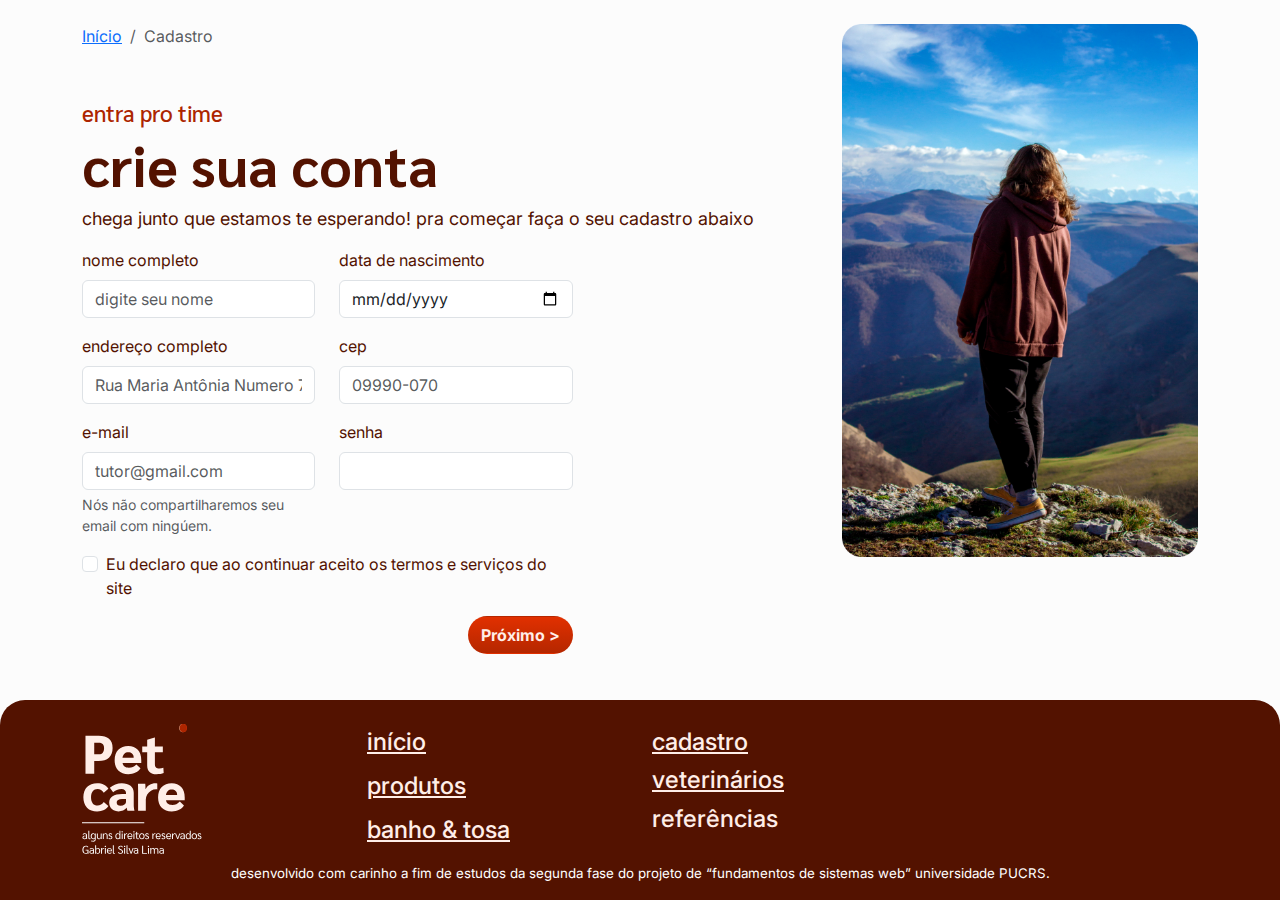
<file: cadastro.html>
<!DOCTYPE html>
<html lang="pt-br">

<head>
  <meta charset="UTF-8">
  <meta name="viewport" content="width=device-width, initial-scale=1.0">
  <link
    href="https://fonts.googleapis.com/css2?family=Inter:ital,opsz,wght@0,14..32,100..900;1,14..32,100..900&display=swap"
    rel="stylesheet">
  <link
    href="https://fonts.googleapis.com/css2?family=Sarabun:ital,wght@0,100;0,200;0,300;0,400;0,500;0,600;0,700;0,800;1,100;1,200;1,300;1,400;1,500;1,600;1,700;1,800&display=swap"
    rel="stylesheet">
  <link href="https://cdn.jsdelivr.net/npm/bootstrap@5.3.3/dist/css/bootstrap.min.css" rel="stylesheet"
    integrity="sha384-QWTKZyjpPEjISv5WaRU9OFeRpok6YctnYmDr5pNlyT2bRjXh0JMhjY6hW+ALEwIH" crossorigin="anonymous">
  <link rel="stylesheet" href="style.css">
  <title>Pet Care</title>
</head>

<body class="container-fluid" style="background-color: #FCFCFC;">

  <section class="mt-4 container-md">
    <div class="row">
      <div class="col-md-8">
        <nav aria-label="breadcrumb">
          <ol class="breadcrumb">
            <li class="breadcrumb-item"><a href="./index.html">Início</a></li>
            <li class="breadcrumb-item active" aria-current="page">Cadastro</li>
          </ol>
        </nav>
        <p class="upper-title mt-5 pet-less-darker-font" style="font-size: 1.4em;">entra pro time</p>
        <h1 class="cadastro-title">crie sua conta</h1>
        <p class="pet-darker-font" style="font-size: large;">chega junto que estamos te esperando! pra começar
          faça o seu cadastro abaixo</p>
        <div class="col-md-8">
          <form>
            <div class="row">
              <div class="col-md-6 mb-3">
                <label for="nome" class="form-label pet-darker-font">nome completo</label>
                <input type="text" class="form-control" id="nome" placeholder="digite seu nome">
              </div>
              <div class="col-md-6 mb-3">
                <label for="sobrenome" class="form-label pet-darker-font ">data de nascimento</label>
                <input type="date" class="form-control" id="sobrenome">
              </div>
            </div>
            <div class="row">
              <div class="col-md-6 mb-3">
                <label for="endereco" class="form-label pet-darker-font">endereço completo</label>
                <input type="address" class="form-control" id="endereco" placeholder="Rua Maria Antônia Numero 76">
              </div>
              <div class="col-md-6 mb-3">
                <label for="zip-code" class="form-label pet-darker-font">cep</label>
                <input type="zip" class="form-control" id="zip-code" placeholder="09990-070">
              </div>
            </div>
            <div class="row">
              <div class="col-md-6 mb-3">
                <label for="email" class="form-label pet-darker-font">e-mail</label>
                <input type="email" class="form-control" id="email" aria-describedby="emailHelp"
                  placeholder="tutor@gmail.com">
                <div id="emailHelp" class="form-text">Nós não compartilharemos seu email com ningúem.</div>
              </div>
              <div class="col-md-6 mb-3">
                <label for="password" class="form-label pet-darker-font">senha</label>
                <input type="password" class="form-control" id="password">
              </div>
            </div>
            <div class="mb-3 form-check">
              <input type="checkbox" class="form-check-input" id="exampleCheck1">
              <label class="form-check-label pet-darker-font" for="exampleCheck1">Eu declaro que ao continuar aceito os
                termos e serviços do site</label>
            </div>
            <div class="d-flex justify-content-end">
              <a href="./cadastro-pet.html" class="btn bg-pet-primary-gradient rounded-pill">Próximo ></a>
            </div>
          </form>
        </div>
      </div>
      <div class="col-md-4">
        <img src="./images/img-cadastro.png" alt="pessoa em uma montanha olhando ao horizonte" style="width: 100%;">
      </div>
    </div>
  </section>

  <footer class="container-fluid footer-bg position-absolute" style="bottom: 0; right: 0; left: 0;">
    <div class="container-md pt-3">
      <div class="row pt-2">
        <div class="col-md-3">
          <img src="./images/logo-footer2.svg" alt="Logo Pet Care" width="120" height="auto">
        </div>
        <div class="col-md-3 d-flex justify-content-end">
          <div class="row">
            <div class="col-md-12">
              <a class="pet-lighter-font footer-link" href="#">início</a>
            </div>
            <div class="col-md-12">
              <a class="pet-lighter-font footer-link" href="#nossos-produtos">produtos</a>
            </div>
            <div class="col-md-12">
              <a class="pet-lighter-font footer-link" href="#banho-tosa">banho & tosa</a>
            </div>
          </div>
        </div>
        <div class="col-md-3 d-flex justify-content-end">
          <div class="row">
            <div class="col-md-12">
              <a class="pet-lighter-font footer-link" href="./cadastro.html">cadastro</a>
            </div>
            <div class="col-md-12">
              <a class="pet-lighter-font footer-link" href="#veterinario">veterinários</a>
            </div>
            <div class="col-md-12">
              <p class="pet-lighter-font footer-link">referências</p>
            </div>
          </div>
        </div>
      </div>
      <div class="row">
        <div class="col-md-12 text-center mt-2">
          <p style="color: white; font-size: smaller;">desenvolvido com carinho a fim de estudos da segunda fase do
            projeto de “fundamentos de sistemas web” universidade PUCRS.</p>
        </div>
      </div>
    </div>
  </footer>

  <script src="https://cdn.jsdelivr.net/npm/@popperjs/core@2.11.8/dist/umd/popper.min.js"
    integrity="sha384-I7E8VVD/ismYTF4hNIPjVp/Zjvgyol6VFvRkX/vR+Vc4jQkC+hVqc2pM8ODewa9r"
    crossorigin="anonymous"></script>
  <script src="https://cdn.jsdelivr.net/npm/bootstrap@5.3.3/dist/js/bootstrap.min.js"
    integrity="sha384-0pUGZvbkm6XF6gxjEnlmuGrJXVbNuzT9qBBavbLwCsOGabYfZo0T0to5eqruptLy"
    crossorigin="anonymous"></script>
</body>

</html>
</file>
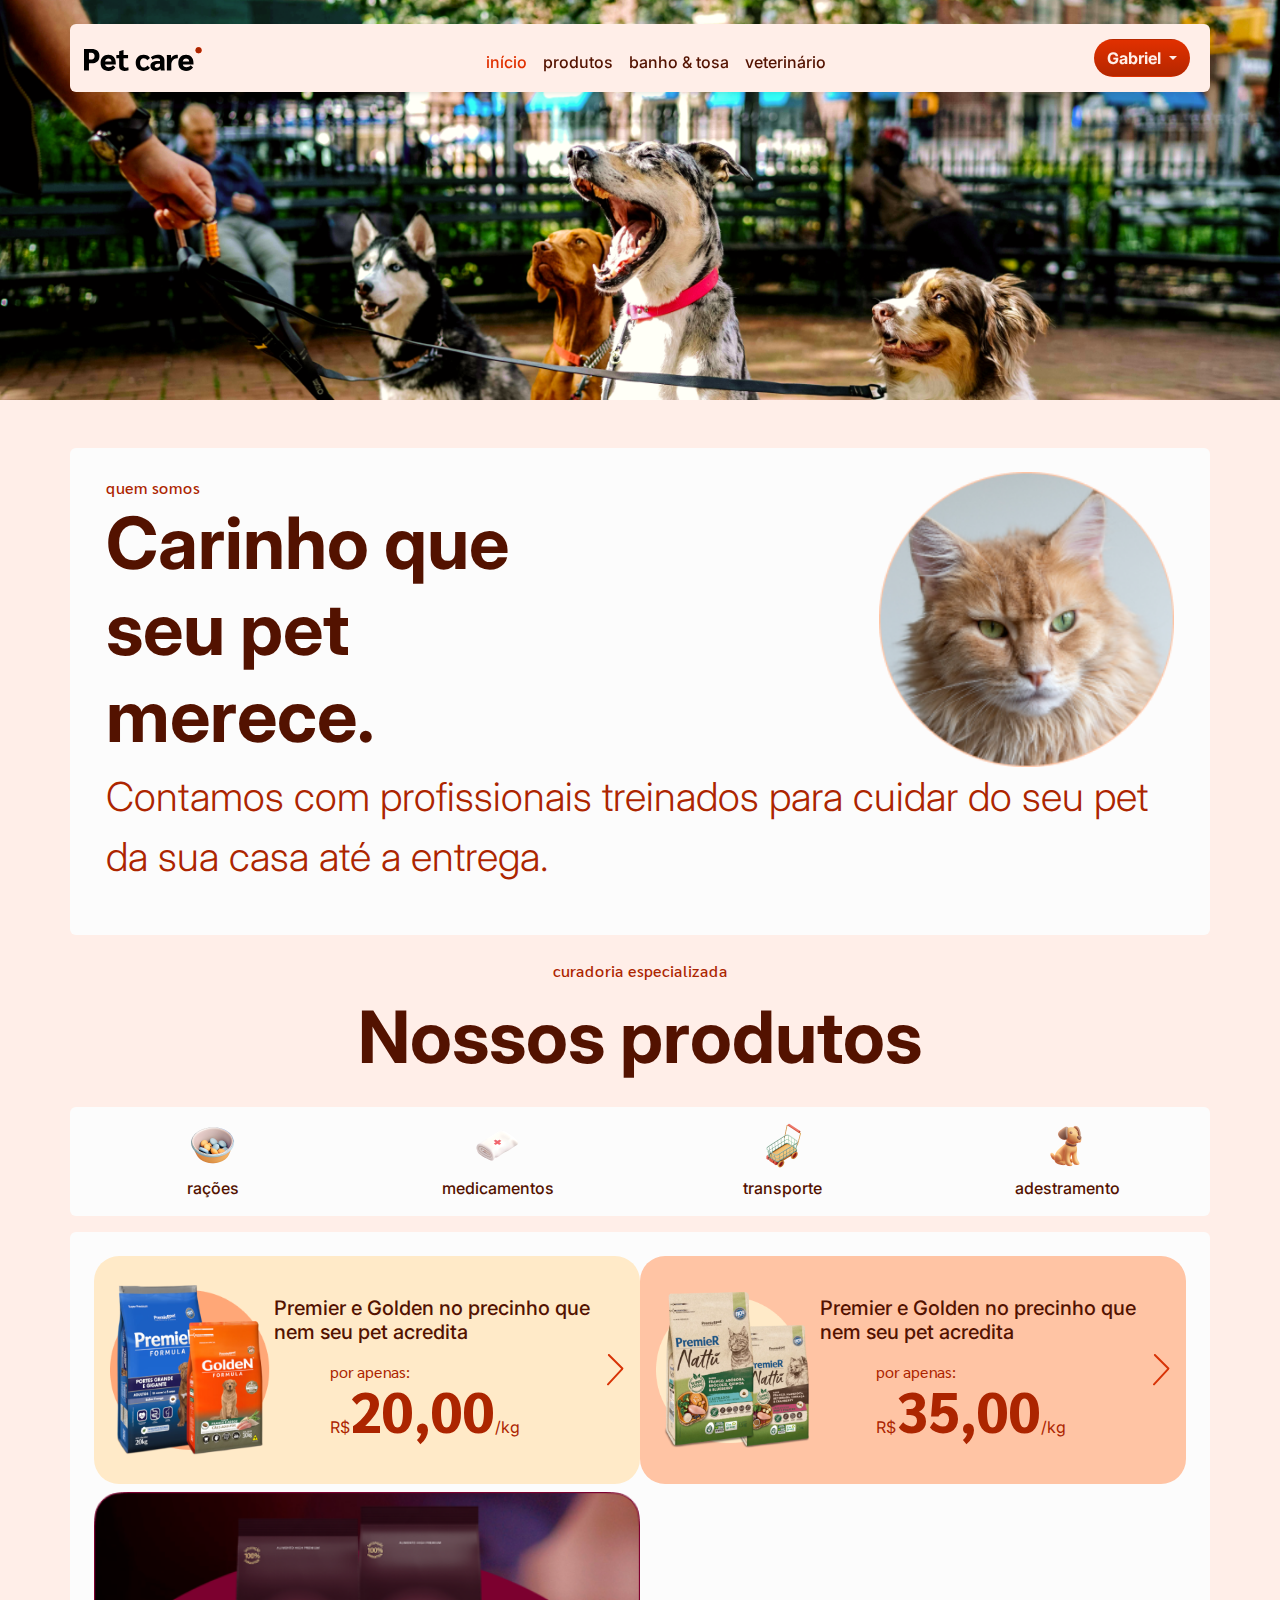
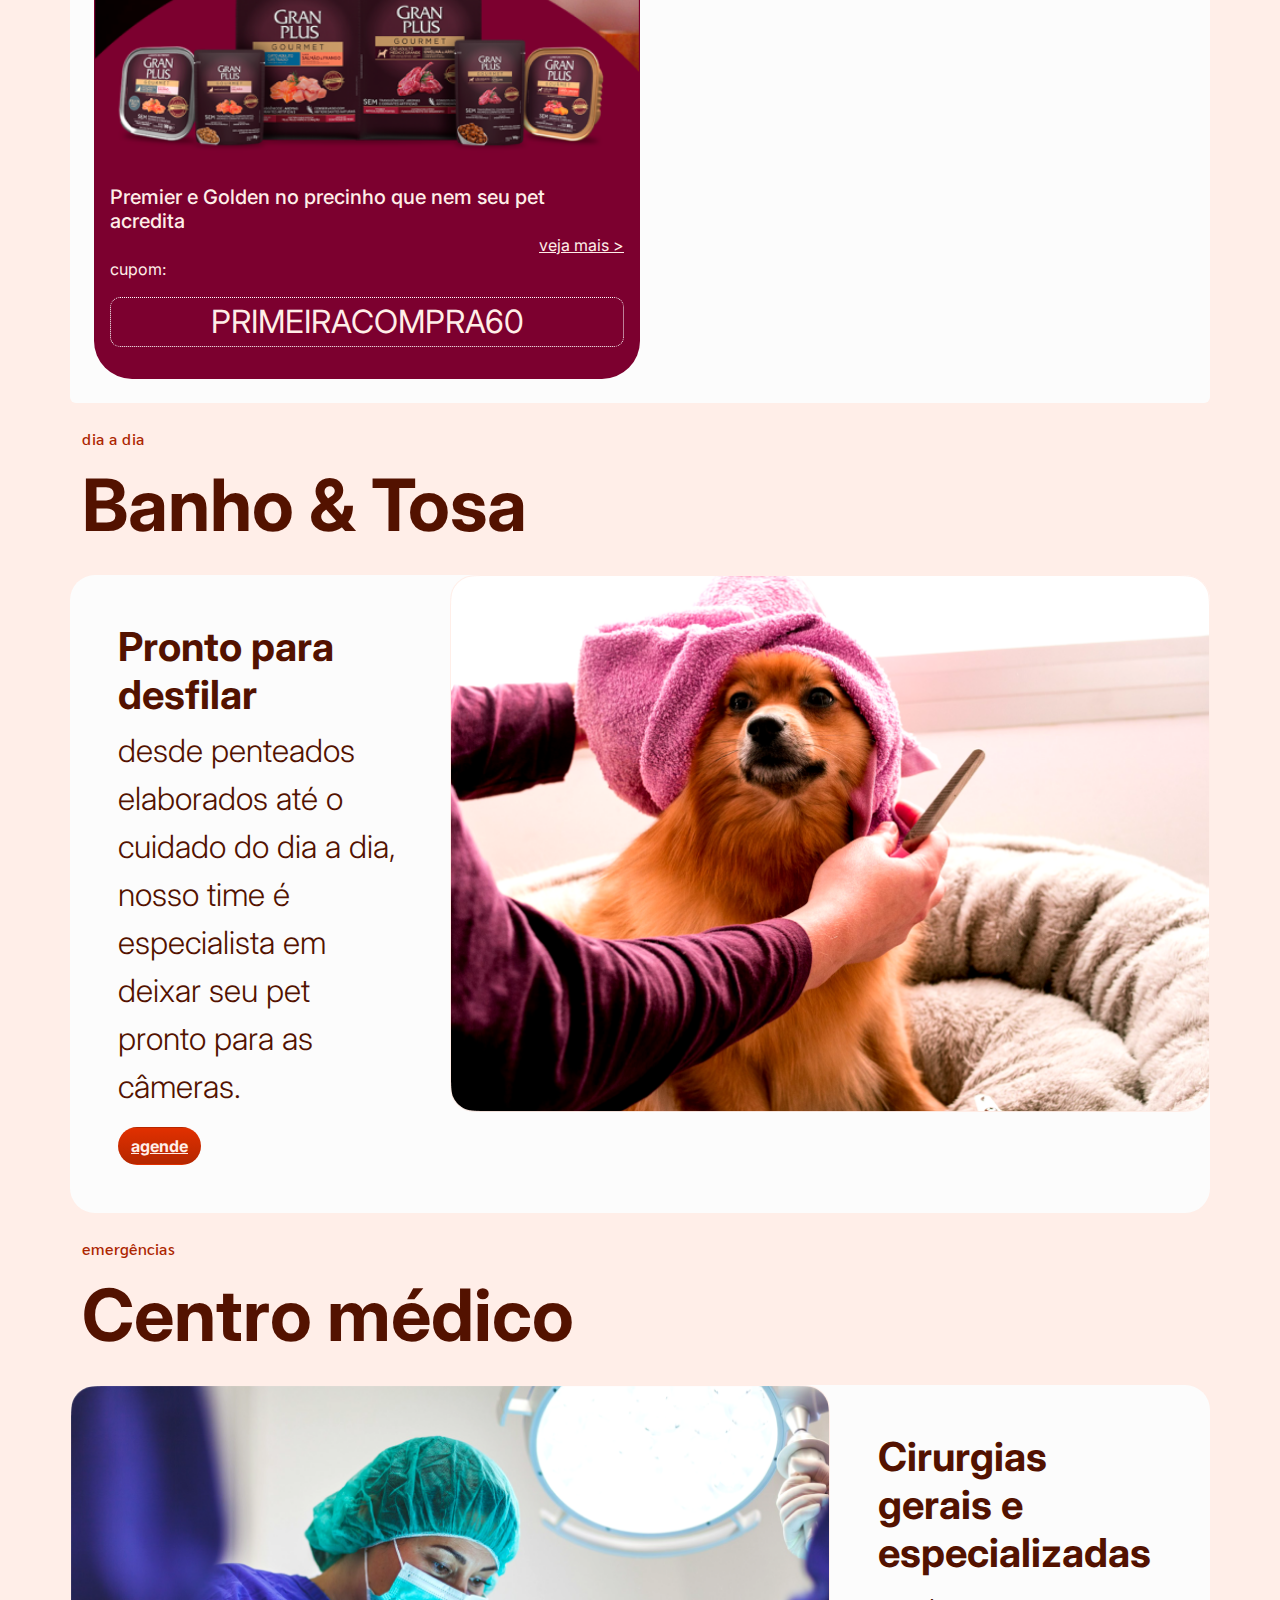
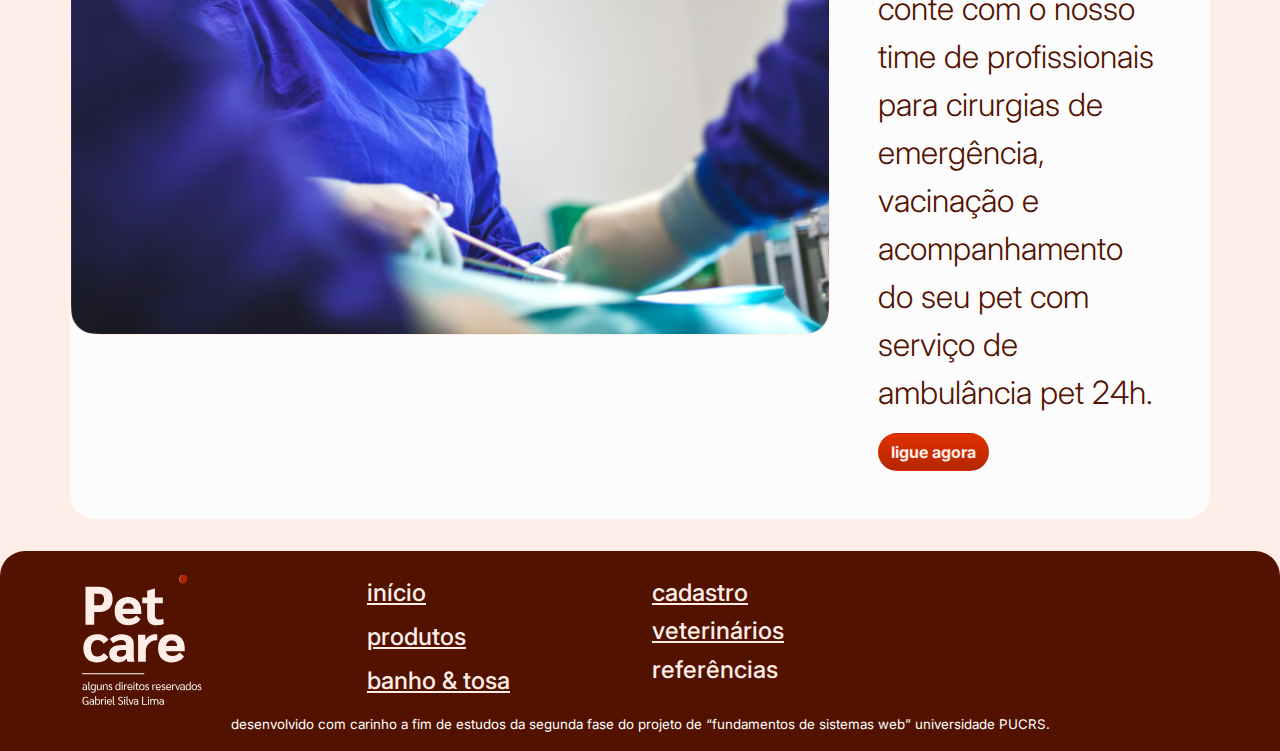
<file: logged-user.html>
<!DOCTYPE html>
<html lang="pt-br">

<head>
  <meta charset="UTF-8">
  <meta name="viewport" content="width=device-width, initial-scale=1.0">
  <link
    href="https://fonts.googleapis.com/css2?family=Inter:ital,opsz,wght@0,14..32,100..900;1,14..32,100..900&display=swap"
    rel="stylesheet">
  <link
    href="https://fonts.googleapis.com/css2?family=Sarabun:ital,wght@0,100;0,200;0,300;0,400;0,500;0,600;0,700;0,800;1,100;1,200;1,300;1,400;1,500;1,600;1,700;1,800&display=swap"
    rel="stylesheet">
  <link href="https://cdn.jsdelivr.net/npm/bootstrap@5.3.3/dist/css/bootstrap.min.css" rel="stylesheet"
    integrity="sha384-QWTKZyjpPEjISv5WaRU9OFeRpok6YctnYmDr5pNlyT2bRjXh0JMhjY6hW+ALEwIH" crossorigin="anonymous">
  <link rel="stylesheet" href="style.css">
  <title>Pet Care</title>
</head>

<body class="bg-pet">
  <section class="container-fluid" id="nav-section">
    <nav class="navbar fixed-top rounded container-md mt-4 navbar-expand-lg bg-pet shadow-sm">
      <div class="container-fluid">
        <a class="navbar-brand" href="#">
          <img src="./images/Logo.svg" alt="logo Pet Care" width="120" height="42">
        </a>
        <button class="navbar-toggler" type="button" data-bs-toggle="collapse" data-bs-target="#navbarNavAltMarkup"
          aria-controls="navbarNavAltMarkup" aria-expanded="false" aria-label="Toggle navigation">
          <span class="navbar-toggler-icon"></span>
        </button>
        <div class="collapse navbar-collapse" id="navbarNavAltMarkup">
          <div class="navbar-nav pt-2 mx-auto">
            <a class="nav-link inter-dark active" aria-current="page" href="#">início</a>
            <a class="nav-link inter-dark" href="#nossos-produtos">produtos</a>
            <a class="nav-link inter-dark" href="./agendar-banho.html">banho & tosa</a>
            <a class="nav-link inter-dark" href="#veterinario">veterinário</a>
          </div>
          <div class="dropdown">
            <button class="btn bg-pet-primary-gradient me-2 rounded-pill ms-auto dropdown-toggle" type="button"
              id="dropdownMenuButton" data-bs-toggle="dropdown" aria-expanded="false">
              Gabriel
            </button>
            <ul class="dropdown-menu" aria-labelledby="dropdownMenuButton">
              <li><a class="dropdown-item" href="#">Pedir ambulância</a></li>
              <li><a class="dropdown-item bg-pet-less-darker" href="./agendar-banho.html">Agendar banho</a></li>
              <li><a class="dropdown-item" href="./index.html">Sair</a></li>
            </ul>
          </div>
        </div>
      </div>
    </nav>
  </section>

  <section class="container-md bg-pet-white mt-5 rounded">
    <div class="row p-4">
      <div class="col-md-6">
        <p class="pt-1 pet-less-darker-font upper-title">quem somos</p>
        <h1 class="inter-dark pet-title">Carinho que seu pet merece.</h1>
      </div>
      <div class="col-md-6 d-flex justify-content-end">
        <img src="./images/cat-one.png" class="ms-auto" alt="gato olhando em direção a câmera">
      </div>
      <div class="col-md-12">
        <p class="big-paragraph pb-2">
          Contamos com profissionais treinados para cuidar do seu pet da sua casa até a entrega.
        </p>
      </div>
    </div>
  </section>

  <section class="container-md mt-4">
    <div class="row mt-2">
      <div class="col-md-12 d-flex justify-content-center">
        <p class="pet-less-darker-font upper-title">curadoria especializada</p>
      </div>
      <div class="col-md-12 d-flex justify-content-center">
        <p class="inter-dark pet-title mt-0" id="nossos-produtos">
          Nossos produtos
        </p>
      </div>
    </div>
  </section>

  <section class="container-md bg-pet-white rounded">
    <div class="pt-3">
      <div class="row">
        <div class="col-md-3 d-flex flex-column align-items-center">
          <img class="icon mb-2" src="./images/food.png" alt="desenho de rações">
          <p class="inter-dark active">rações</p>
        </div>
        <div class="col-md-3 d-flex flex-column align-items-center">
          <img class="icon mb-2" src="./images/health.png" alt="desenho de medicamentos">
          <p class="inter-dark">medicamentos</p>
        </div>
        <div class="col-md-3 d-flex flex-column align-items-center">
          <img class="icon mb-2" src="./images/cart.png" alt="desenho de um carrinho de compras">
          <p class="inter-dark">transporte</p>
        </div>
        <div class="col-md-3 d-flex flex-column align-items-center">
          <img class="icon mb-2" src="./images/doggo.png" alt="desenho de um cachorro sentado">
          <p class="inter-dark">adestramento</p>
        </div>
      </div>
  </section>

  <section class="container-md bg-pet-white rounded mt-3">
    <div class="p-4">
      <div class="row gx-4">
        <div class="col-md-6 d-flex flex-row align-items-center p-3 bg-pet-light" style="border-radius: 25px;">
          <img class="icon card-img-left" src="./images/racoes-1.png" alt="dois sacos de rações para cachorros" style="width: 10em; height: auto;">
          <div class="card-body d-flex">
            <div class="row">
              <h5 class="card-title mt-2 p-3 pet-darker-font">Premier e Golden no precinho
                que nem seu pet acredita
              </h5>
              <div class="pet-less-darker-font offset-md-2">
                <p class="payment-upper-title">por apenas:</p>
                <p>R$<span class="price-tag">20,00</span>/kg
                </p>
              </div>
            </div>
            <img class="icon-sm" src="./images/icon-seta.svg"></img>
          </div>
        </div>
        <div class="col-md-6 d-flex flex-row align-items-center p-3 bg-pet-less-darker" style="border-radius: 25px;">
          <img class="icon card-img-top" src="./images/racoes-2.png" alt="dois sacos de rações para cachorros" style="width: 10em; height: auto;">
          <div class="card-body d-flex">
            <div class="row">
              <h5 class="card-title mt-2 p-3 pet-darker-font">Premier e Golden no precinho
                que nem seu pet acredita
              </h5>
              <div class="pet-less-darker-font offset-md-2">
                <p class="payment-upper-title">por apenas:</p>
                <p>R$<span class="price-tag">35,00</span>/kg
                </p>
              </div>
            </div>
            <img class="icon-sm" src="./images/icon-seta.svg"></img>
          </div>
        </div>
        <div class="col-md-6 mt-2 bg-pet-dark" id="primary-card"
          style="padding-left: 0px !important; padding-right: 0px !important;">
          <img class="card-img-top" src="./images/gran-plus-primary.png" alt="linha de produtos alimentícios para cachorros">
          <div class="card-body p-3">
            <h5 class="card-title mt-2 pet-lighter-font">Premier e Golden no precinho
              que nem seu pet acredita
            </h5>
            <a class="d-flex justify-content-end pet-lighter-font" href="#">veja mais ></a>
            <p class="pet-lighter-font">cupom:</p>
            <p id="cupom" class="pet-lighter-font">PRIMEIRACOMPRA60</p>
          </div>
        </div>
      </div>
  </section>

  <section class="container-md mt-4">
    <div class="row mt-2">
      <div class="col-md-12 d-flex justify-content-start">
        <p class="pet-less-darker-font upper-title">dia a dia</p>
      </div>
      <div class="col-md-12 d-flex justify-content-start">
        <p class="inter-dark pet-title mt-0" id="banho-tosa">
          Banho & Tosa
        </p>
      </div>
    </div>
  </section>
  <section class="container-md bg-pet-white" style="border-radius: 25px;">
    <div class="row">
      <div class="col-md-4 p-5">
        <h5 class="pet-darker-font card-title-text">Pronto para desfilar</h5>
        <p class="pet-darker-font card-body-text">desde penteados elaborados até o cuidado do dia a dia, nosso time é
          especialista em deixar seu pet pronto para as câmeras.</p>
        <button id="btn-cadastro" class="btn bg-pet-primary-gradient me-2 rounded-pill ms-auto" type="button">
          <a href="./agendar-banho.html" style="color: #FFEEE8;">agende</a>
        </button>
      </div>
      <div class="col-md-8 p-0">
        <img src="./images/banho-tosa.png" alt="cachorro sendo secado após sair do banho" style="width: 100%; height: auto;">
      </div>
    </div>
  </section>

  <section class="container-md mt-4">
    <div class="row mt-2">
      <div class="col-md-12 d-flex justify-content-start">
        <p class="pet-less-darker-font upper-title">emergências</p>
      </div>
      <div class="col-md-12 d-flex justify-content-start">
        <p class="inter-dark pet-title mt-0" id="veterinario">
          Centro médico
        </p>
      </div>
    </div>
  </section>
  <section class="container-md bg-pet-white" style="border-radius: 25px;">
    <div class="row">
      <div class="col-md-8 p-0">
        <img src="./images/centro-medico.png" alt="doutora atendendo um pet em seu escritório" style="width: 100%; height: auto;">
      </div>
      <div class="col-md-4 p-5">
        <h5 class="pet-darker-font card-title-text">Cirurgias gerais
          e especializadas</h5>
        <p class="pet-darker-font card-body-text">conte com o nosso time de profissionais para cirurgias de emergência,
          vacinação e acompanhamento do seu pet com serviço de ambulância pet 24h.</p>
        <button id="btn-cadastro" class="btn bg-pet-primary-gradient me-2 rounded-pill ms-auto" type="button">ligue
          agora</button>
      </div>
    </div>
  </section>

  <footer class="container-fluid footer-bg">
    <div class="container-md pt-3">
      <div class="row pt-2">
        <div class="col-md-3">
          <img src="./images/logo-footer2.svg" alt="logo Pet Care" width="120" height="auto">
        </div>
        <div class="col-md-3 d-flex justify-content-end">
          <div class="row">
            <div class="col-md-12">
              <a class="pet-lighter-font footer-link" href="#">início</a>
            </div>
            <div class="col-md-12">
              <a class="pet-lighter-font footer-link" href="#nossos-produtos">produtos</a>
            </div>
            <div class="col-md-12">
              <a class="pet-lighter-font footer-link" href="#banho-tosa">banho & tosa</a>
            </div>
          </div>
        </div>
        <div class="col-md-3 d-flex justify-content-end">
          <div class="row">
            <div class="col-md-12">
              <a class="pet-lighter-font footer-link" href="./cadastro.html">cadastro</a>
            </div>
            <div class="col-md-12">
              <a class="pet-lighter-font footer-link" href="#veterinario">veterinários</a>
            </div>
            <div class="col-md-12">
              <p class="pet-lighter-font footer-link">referências</p>
            </div>
          </div>
        </div>
      </div>
      <div class="row">
        <div class="col-md-12 text-center mt-2">
          <p style="color: white; font-size: smaller;">desenvolvido com carinho a fim de estudos da segunda fase do
            projeto de “fundamentos de sistemas web” universidade PUCRS.</p>
        </div>
      </div>
    </div>
  </footer>

  <script src="https://cdn.jsdelivr.net/npm/@popperjs/core@2.11.8/dist/umd/popper.min.js"
    integrity="sha384-I7E8VVD/ismYTF4hNIPjVp/Zjvgyol6VFvRkX/vR+Vc4jQkC+hVqc2pM8ODewa9r"
    crossorigin="anonymous"></script>
  <script src="https://cdn.jsdelivr.net/npm/bootstrap@5.3.3/dist/js/bootstrap.min.js"
    integrity="sha384-0pUGZvbkm6XF6gxjEnlmuGrJXVbNuzT9qBBavbLwCsOGabYfZo0T0to5eqruptLy"
    crossorigin="anonymous"></script>
</body>

</html>
</file>
<file: style.css>
* {
  margin: 0;
  padding: 0;
  border: 0;
  font-size: 100%;
  font: inherit;
  vertical-align: baseline;
  font-family: "Inter", sans-serif;
}

.pet-title {
  font-family: "Sarabun", sans-serif;
  font-weight: 700 !important;
  font-size: 4.5em !important;
  letter-spacing: -2.5%;
}

.upper-title {
    font-family: "Sarabun", sans-serif;
    font-weight: 500;
    font-size: 1em;
    letter-spacing: 2.5%;
    margin-bottom: 0;
}

.big-paragraph {
  font-family: "Inter", sans-serif;
  font-weight: 300;
  font-size: 2.5em;
  color: #AC2500;
  letter-spacing: -2.5%;
}

#nav-section {
  background-image: url('./images/nav-background-img.png');
  background-repeat: no-repeat;
  background-size: cover;
  height: 25em;
  width: 100%;
}

.bg-pet {
  background-color: #FFEEE8;
}

.bg-pet-white {
  background-color: #FCFCFC;
}

.bg-pet-light {
  background-color: #FFEAC8;
}

.bg-pet-dark {
  background-color: #7C002F;
}

.stroke-pet-light {
  stroke: #FFEAC8;
}

.bg-pet-primary-gradient {
  background: linear-gradient(180deg, #E13000 0%, #B52700 100%);
  color: #FFEEE8;
  font-weight: bold;
  transition: 0.5s;
}

.pet-less-darker-font {
  color: #AC2500;
}

.pet-darker-font {
  color: #531200;
}

.pet-lighter-font {
  color: #FFEEE8;
}

.bg-pet-less-darker {
  background-color: #FFC4A4;
}

.bg-pet-primary-gradient:hover {
  background: linear-gradient(180deg, #B52700 0%, #E13000 100%);
  color: #FFEEE8;
  font-weight: bold;
}

.inter-dark {
  font-family: "Inter", sans-serif;
  font-optical-sizing: auto;
  font-weight: 500;
  font-style: normal;
  color: #531200;
}

.nav-link:hover {
  color: #E13000;
}

.nav-link.active {
  color: #E13000 !important;
}

.icon {
  width: 45px;
  height: auto;
}

.icon-sm {
  width: 25px;
  height: auto;
}

.payment-upper-title {
  font-family: "Sarabun", sans-serif;
  margin-bottom: -1em;
}

.price-tag {
  font-family: "Sarabun", sans-serif;
  font-weight: 800;
  font-size: 3.5em;
}

#cupom {
  font-family: "Inter", sans-serif;
  text-align: center;
  font-size: 2.0em;
  border: 1px dotted white;
  border-radius: 10px;
}

#primary-card {
  border-radius: 38px;
}

.card-title-text {
  font-family: "Inter", sans-serif;
  font-weight: 700;
  font-size: 2.5em;
}

.card-body-text {
  font-family: "Inter", sans-serif;
  font-weight: 300;
  font-size: 2.0em;
}

.footer-bg {
  background-color: #531200;
  border-top-left-radius: 25px;
  border-top-right-radius: 25px;
  margin-top: 2em;
}

.footer-link {
  font-family: "Inter", sans-serif;
  font-weight: 500;
  font-size: 1.5em;
  color: #FFEEE8;
  cursor: pointer;
}

.cadastro-title {
  font-family: "Sarabun", sans-serif;
  font-weight: 700;
  font-size: 3.5em;
  color: #531200;
}

.bg-card-selected {
  background-color: #FCFCFC;
  color: #D83306;
  font-weight: 700;
  font-size: larger;
  transition: 0.4s;
}

.bg-card-selected:hover,
.card-active,
.adicionar-pet:hover {
  background-color: #D83306;
  color: #FCFCFC;
  font-weight: 700;
  font-size: larger;
  transition: 0.4s;
}

.receipt-title {
  font-family: "Sarabun", sans-serif;
  font-weight: 500;
  font-size: 2.5em;
  color: #531200;
}

.receipt-value {
  font-family: "Inter", sans-serif;
  font-weight: 700;
  font-size: 2.0em;
  color: #531200;
}
</file>
